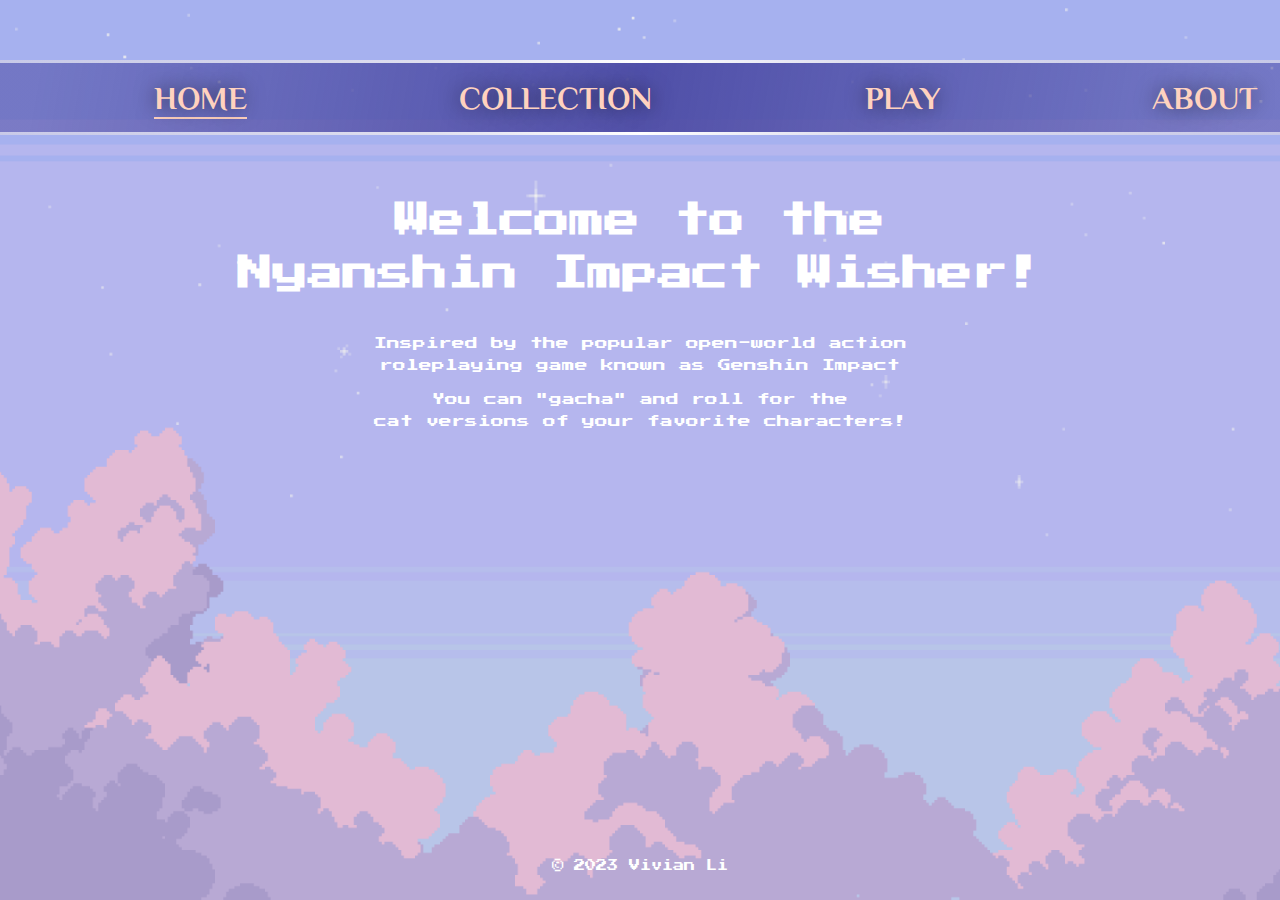
<file: nyanshin/index.html>
<!doctype html>
<html>
<head>
	<meta charset="UTF-8">
	
	<link rel="stylesheet" href="styles.css">
	
	<!--typefaces-->
	<link rel="preconnect" href="https://fonts.googleapis.com">
	<link rel="preconnect" href="https://fonts.gstatic.com" crossorigin>
	<link href="https://fonts.googleapis.com/css2?family=El+Messiri:wght@400;500;600;700&family=Press+Start+2P&display=swap" rel="stylesheet">

	<title>Nyanshin Impact Wisher | Home</title>
</head>

<body>
	<header>
		<nav>
			<ul>			
				<li><a class="selected-nav" href="index.html">Home</a></li>
				<li><a href="collection.html">Collection</a></li>
				<li><a href="play.html">Play</a></li>
				<li><a href="about.html">About</a></li>
			</ul>
		</nav>
	</header>

<h1 class="welcome">Welcome to the <br> Nyanshin Impact  Wisher!</h1>
<p class="directions">Inspired by the popular open-world action <br> roleplaying game known as Genshin Impact</p>
<p class="directions">You can "gacha" and roll for the <br> cat versions of your favorite characters!</p>

	<footer>
		<p>&copy; 2023 Vivian Li</p>
	</footer>
</body>

</html>
</file>
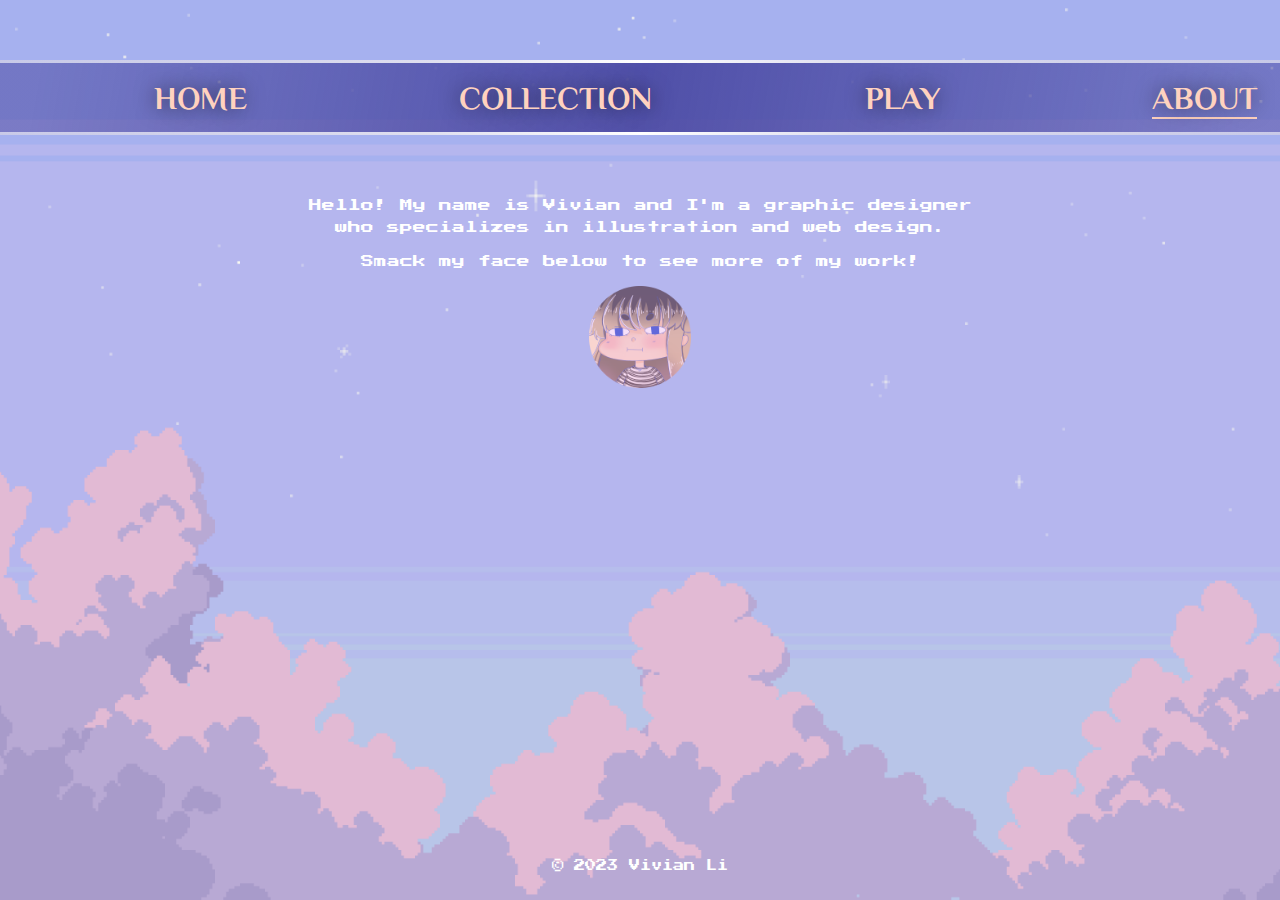
<file: nyanshin/about.html>
<!doctype html>
<html>
<head>
	<meta charset="UTF-8">
	
	<link rel="stylesheet" href="styles.css">
	
	<!--typefaces-->
	<link rel="preconnect" href="https://fonts.googleapis.com">
	<link rel="preconnect" href="https://fonts.gstatic.com" crossorigin>
	<link href="https://fonts.googleapis.com/css2?family=El+Messiri:wght@400;500;600;700&family=Press+Start+2P&display=swap" rel="stylesheet">

	<title>Nyanshin Impact Wisher | About</title>
</head>

<body>
	<header>
		<nav>
			<ul>			
				<li><a href="index.html">Home</a></li>
				<li><a href="collection.html">Collection</a></li>
				<li><a href="play.html">Play</a></li>
				<li><a class="selected-nav" href="about.html">About</a></li>
			</ul>
		</nav>
	</header>

	<p class="introduction">Hello! My name is Vivian and I'm a graphic designer <br> who specializes in illustration and web design.</p>
	<p class="introduction">Smack my face below to see more of my work!</p>

	<a class="center" href="https://vivianli293e65.myportfolio.com/portfolio"><img id="pfp" src="images/pfp.png"></a>	
	
	<footer>
		<p>&copy; 2023 Vivian Li</p>
	</footer>
</body>

</html>
</file>
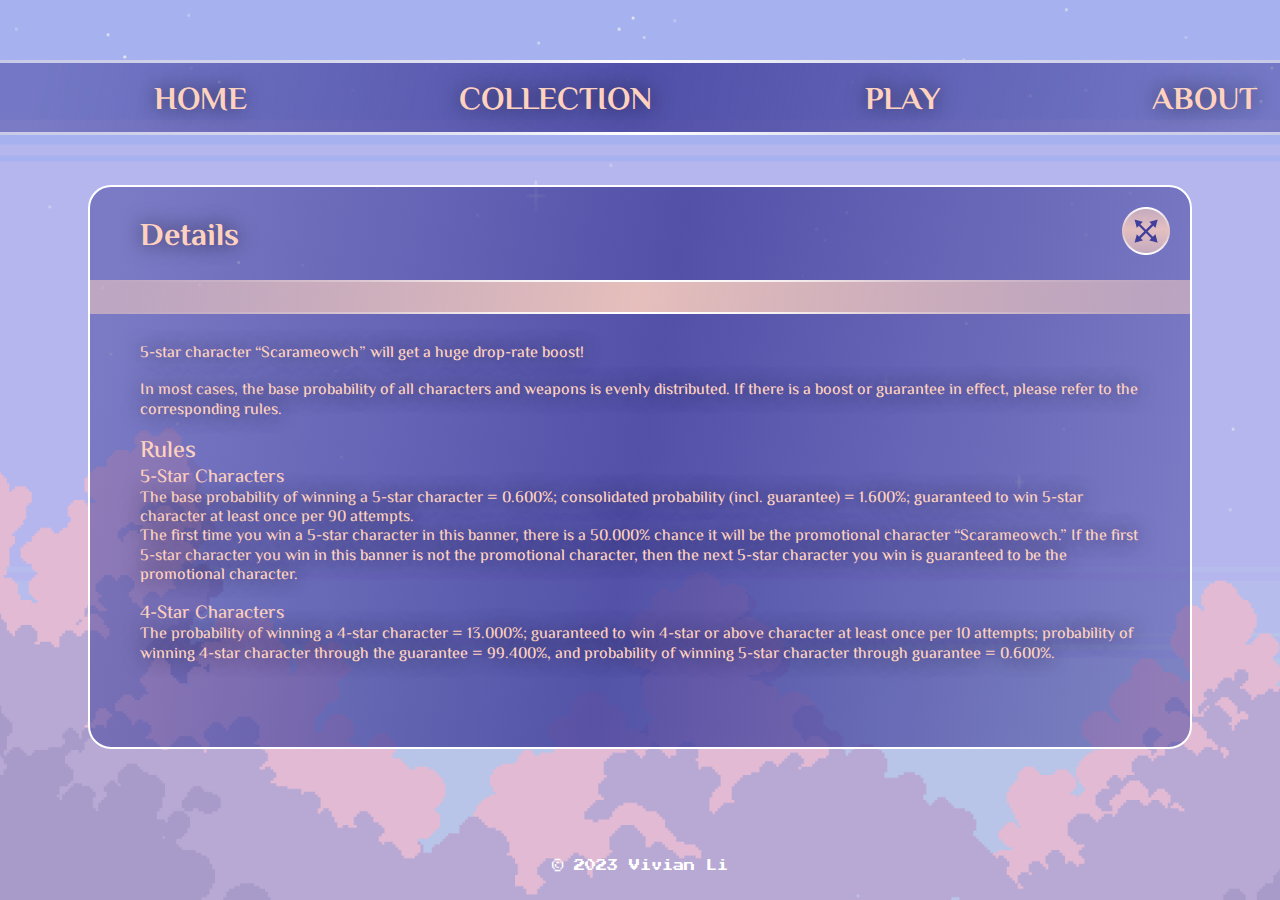
<file: nyanshin/details.html>
<!doctype html>
<html>
<head>
	<meta charset="UTF-8">
	
	<link rel="stylesheet" href="styles.css">
	
	<!--typefaces-->
	<link rel="preconnect" href="https://fonts.googleapis.com">
	<link rel="preconnect" href="https://fonts.gstatic.com" crossorigin>
	<link href="https://fonts.googleapis.com/css2?family=El+Messiri:wght@400;500;600;700&family=Press+Start+2P&display=swap" rel="stylesheet">

	<title>Nyanshin Impact Wisher | Wish Details</title>
</head>

<body>
	<header>
		<nav>
			<ul>			
				<li><a href="index.html">Home</a></li>
				<li><a href="collection.html">Collection</a></li>
				<li><a href="play.html">Play</a></li>
				<li><a href="about.html">About</a></li>
			</ul>
		</nav>
	</header>

	<div class="window">
		<h1 class="window-title">Details</h1>
		<button id="x-button" onClick="window.location.href='play.html';"><img src="images/x-button.png"></button>
		<div class="window-divider"></div>
		<p class="details-reg"> 5-star character “Scarameowch” will get a huge drop-rate boost!</p> <br>
		<p class="details-reg">In most cases, the base probability of all characters and weapons is evenly distributed. If there is a boost or guarantee in effect, please refer to the corresponding rules.</p> <br>
		<h2 class="rules">Rules</h2>
		<h3 class="character-rarity">5-Star Characters</h3>
		<p class="details-reg">The base probability of winning a 5-star character = 0.600%; consolidated probability (incl. guarantee) = 1.600%; guaranteed to win 5-star character at least once per 90 attempts.</p>
		<p class="details-reg">The first time you win a 5-star character in this banner, there is a 50.000% chance it will be the promotional character “Scarameowch.” If the first 5-star character you win in this banner is not the promotional character, then the next 5-star character you win is guaranteed to be the promotional character.</p> <br>
		<h3 class="character-rarity">4-Star Characters</h3>
		<p class="details-reg">The probability of winning a 4-star character = 13.000%; guaranteed to win 4-star or above character at least once per 10 attempts; probability of winning 4-star character through the guarantee = 99.400%, and probability of winning 5-star character through guarantee = 0.600%.</p>
	</div>
		
	<footer>
	  <p>&copy; 2023 Vivian Li</p>
	</footer>
</body>

</html>
</file>
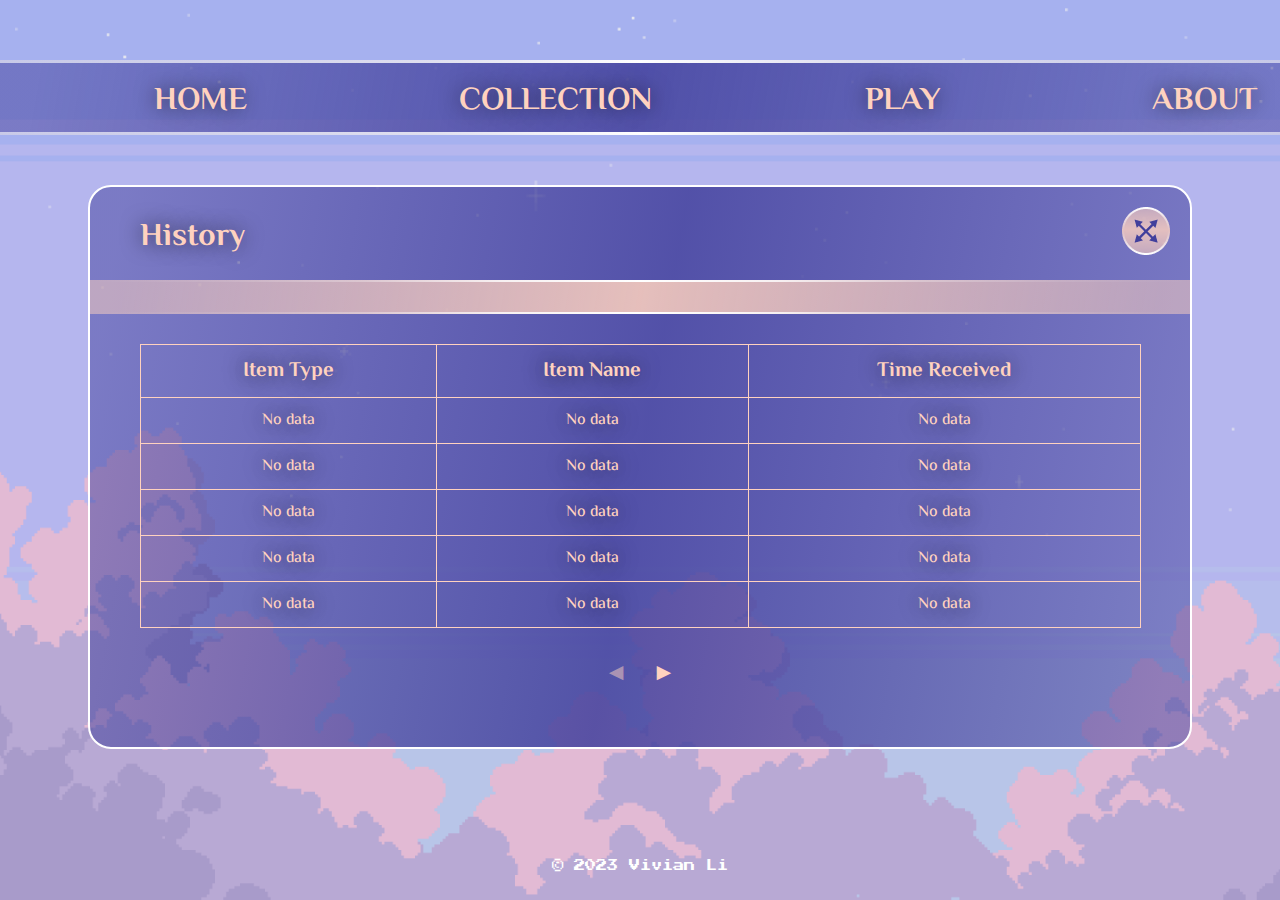
<file: nyanshin/history.html>
<!DOCTYPE html>
<html>
  <head>
    <meta charset="UTF-8" />

    <link rel="stylesheet" href="styles.css" />

    <!--typefaces-->
    <link rel="preconnect" href="https://fonts.googleapis.com" />
    <link rel="preconnect" href="https://fonts.gstatic.com" crossorigin />
    <link
      href="https://fonts.googleapis.com/css2?family=El+Messiri:wght@400;500;600;700&family=Press+Start+2P&display=swap"
      rel="stylesheet"
    />

    <title>Nyanshin Impact Wisher | Collection</title>
  </head>

  <body onload="historyList()">
    <header>
      <nav>
        <ul>
          <li><a href="index.html">Home</a></li>
          <li><a href="collection.html">Collection</a></li>
          <li><a href="play.html">Play</a></li>
          <li><a href="about.html">About</a></li>
        </ul>
      </nav>
    </header>

    <div class="window">
      <h1 class="window-title">History</h1>
      <button id="x-button" onClick="window.location.href='play.html';">
        <img src="images/x-button.png" alt="x button" />
      </button>
      <div class="window-divider"></div>
      <table id="history">
        <thead>
          <tr>
            <th class="history-label">Item Type</th>
            <th class="history-label">Item Name</th>
            <th class="history-label">Time Received</th>
          </tr>
        </thead>
        <tbody>
          <tr>
            <td id="row-one-name">No data</td>
            <td id="row-one-type">No data</td>
            <td id="row-one-time">No data</td>
          </tr>
          <tr>
            <td id="row-two-name">No data</td>
            <td id="row-two-type">No data</td>
            <td id="row-two-time">No data</td>
          </tr>
          <tr>
            <td id="row-three-name">No data</td>
            <td id="row-three-type">No data</td>
            <td id="row-three-time">No data</td>
          </tr>
          <tr>
            <td id="row-four-name">No data</td>
            <td id="row-four-type">No data</td>
            <td id="row-four-time">No data</td>
          </tr>
          <tr>
            <td id="row-five-name">No data</td>
            <td id="row-five-type">No data</td>
            <td id="row-five-time">No data</td>
          </tr>
          <tr></tr>
        </tbody>
      </table>
      <div id="history-buttons">
        <button id="previous-page">◄</button>
        <button id="next-page">►</button>
      </div>
    </div>

    <footer>
      <p>&copy; 2023 Vivian Li</p>
    </footer>
    <script type="text/javascript" src="./js/history.js"></script>
  </body>
</html>
</file>
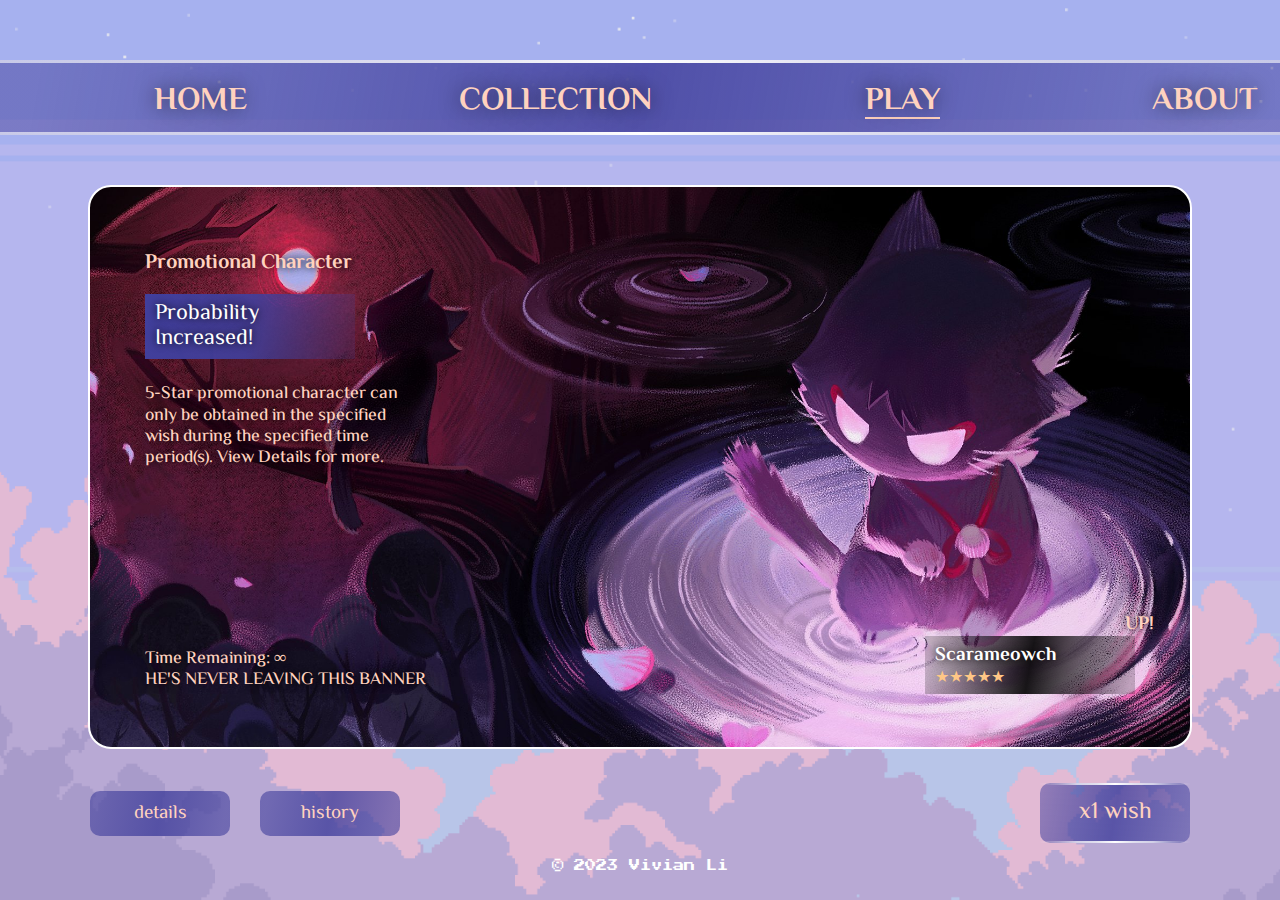
<file: nyanshin/play.html>
<!DOCTYPE html>
<html>
  <head>
    <meta charset="UTF-8" />

    <link rel="stylesheet" href="styles.css" />

    <!--typefaces-->
    <link rel="preconnect" href="https://fonts.googleapis.com" />
    <link rel="preconnect" href="https://fonts.gstatic.com" crossorigin />
    <link
      href="https://fonts.googleapis.com/css2?family=El+Messiri:wght@400;500;600;700&family=Press+Start+2P&display=swap"
      rel="stylesheet"
    />

    <title>Nyanshin Impact Wisher | Play</title>
  </head>

  <body>
    <div class="container">
      <header>
        <nav>
          <ul>
            <li><a href="index.html">Home</a></li>
            <li><a href="collection.html">Collection</a></li>
            <li><a class="selected-nav" href="play.html">Play</a></li>
            <li><a href="about.html">About</a></li>
          </ul>
        </nav>
      </header>

      <div class="promo-window">
        <h2 class="promo-title">Promotional Character</h2>
        <div class="probability-text">Probability<br />Increased!</div>
        <p class="description-text">
          5-Star promotional character can<br />only be obtained in the
          specified<br />wish during the specified time<br />period(s). View
          Details for more.
        </p>
        <div class="bottom-text-group">
          <p class="time-text">
            Time Remaining: &infin;<br />HE'S NEVER LEAVING THIS BANNER
          </p>
          <div id="up">Up!</div>
          <div class="promo-character">
            <p class="character-name">Scarameowch</p>
            <p id="stars">&#x2605;&#x2605;&#x2605;&#x2605;&#x2605;</p>
          </div>
        </div>
      </div>

      <div class="buttons-group">
        <!--Fix Later-->
        <button
          type="button"
          onclick="window.location.href='details.html';"
          class="left-buttons"
        >
          details
        </button>
        <button
          type="button"
          onclick="window.location.href='history.html';"
          class="left-buttons"
        >
          history
        </button>
        <!------------->
        <button
          type="button"
          onclick="window.location.href='wish-result.html';"
          class="wish-button"
          id="gacha"
        >
          x1 wish
        </button>
      </div>

      <footer>
        <p>&copy; 2023 Vivian Li</p>
      </footer>
    </div>
    <script type="text/javascript" src="./js/data.js"></script>
    <script type="text/javascript" src="./js/gachascript.js"></script>
  </body>
</html>
</file>
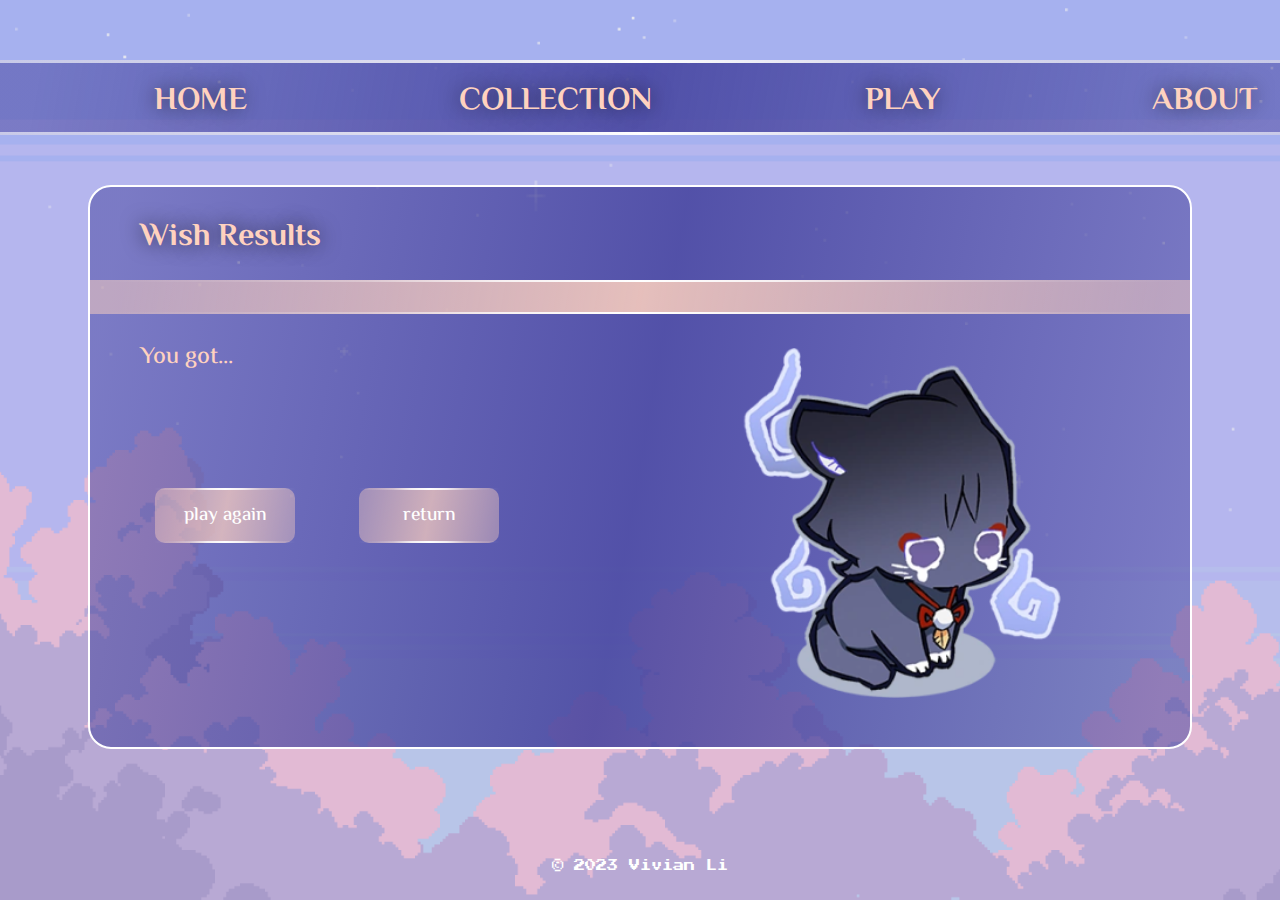
<file: nyanshin/wish-result.html>
<!DOCTYPE html>
<html>
  <head>
    <meta charset="UTF-8" />

    <link rel="stylesheet" href="styles.css" />

    <!--typefaces-->
    <link rel="preconnect" href="https://fonts.googleapis.com" />
    <link rel="preconnect" href="https://fonts.gstatic.com" crossorigin />
    <link
      href="https://fonts.googleapis.com/css2?family=El+Messiri:wght@400;500;600;700&family=Press+Start+2P&display=swap"
      rel="stylesheet"
    />

    <title>Nyanshin Impact Wisher | Wish Results</title>
  </head>

  <body onload="wishResult()">
    <header>
      <nav>
        <ul>
          <li><a href="index.html">Home</a></li>
          <li><a href="collection.html">Collection</a></li>
          <li><a href="play.html">Play</a></li>
          <li><a href="about.html">About</a></li>
        </ul>
      </nav>
    </header>

    <div class="window">
      <h1 class="window-title">Wish Results</h1>
      <div class="window-divider"></div>
      <p id="you-got">You got...</p>
      <div class="col-5">
        <p id="character-result"></p>
        <div id="character-line-box">
          <p id="character-line"></p>
        </div>
        <button id="play-again">play again</button>
        <button id="return" onclick="window.location.href='play.html';">
          return
        </button>
      </div>
      <div class="col-6">
        <img
          id="character-image"
          src="images/scara-cat.png"
          height="350"
          width="350"
        />
      </div>
    </div>

    <footer>
      <p>&copy; 2023 Vivian Li</p>
    </footer>
    <script type="text/javascript" src="./js/data.js"></script>
    <script type="text/javascript" src="./js/gachascript.js"></script>
    <script type="text/javascript" src="./js/wish-result.js"></script>
  </body>
</html>
</file>
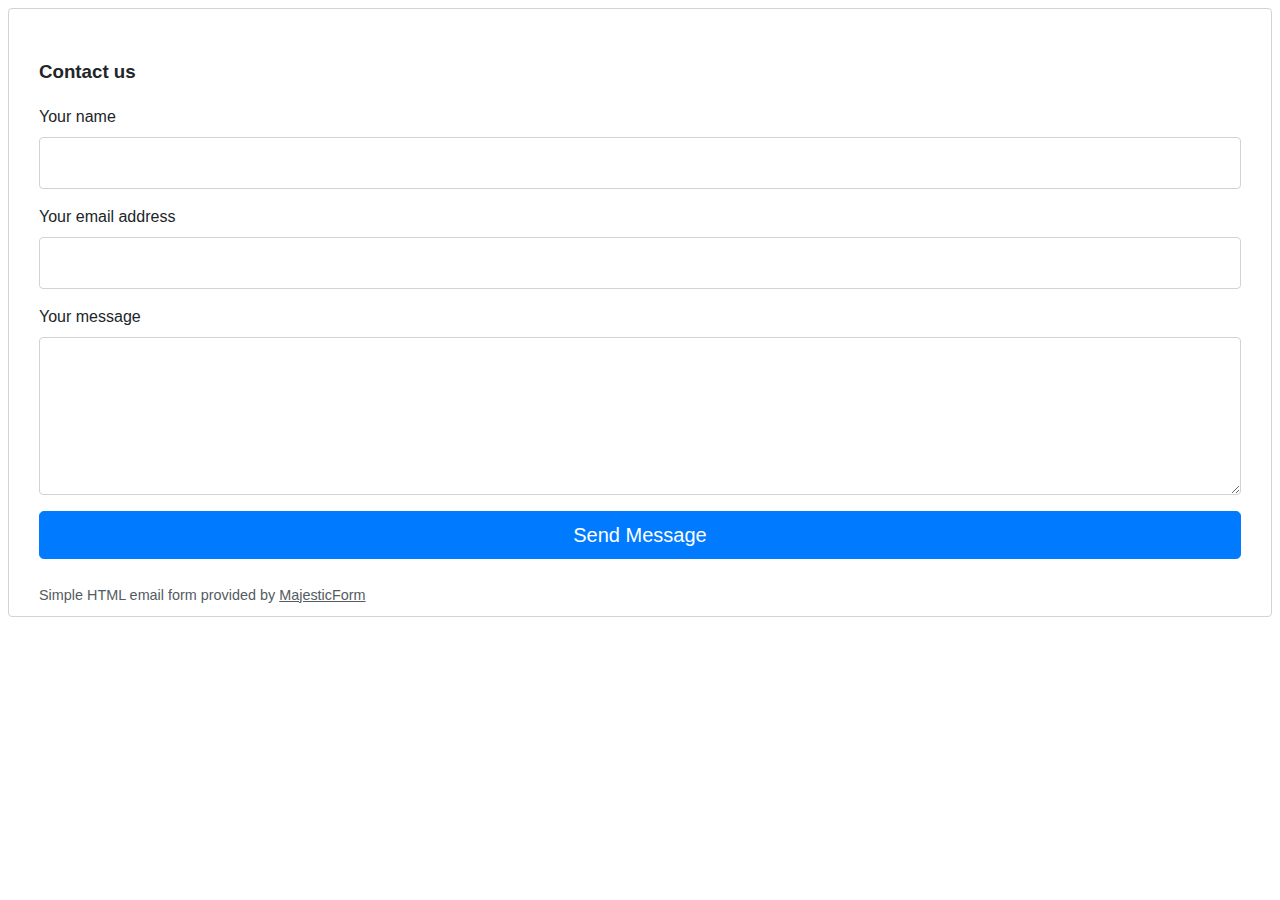
<file: week-12/vivian-li-contact-me-test.html>
<!DOCTYPE html>
<head>
    <meta charset="utf-8">
    <meta name="viewport" content="width=device-width, initial-scale=1, shrink-to-fit=no">
    <title>contact form</title>
</head>

<body>

<link href="vivian-li-contact-form.css" rel="stylesheet">

<div class="fcf-body">

    <div id="fcf-form">
    <h3 class="fcf-h3">Contact us</h3>

    <form id="fcf-form-id" class="fcf-form-class" method="post" action="https://www.whysel.com/citytech/vivian-li-contact-form-process.php">
        
        <div class="fcf-form-group">
            <label for="Name" class="fcf-label">Your name</label>
            <div class="fcf-input-group">
                <input type="text" id="Name" name="Name" class="fcf-form-control" required>
            </div>
        </div>

        <div class="fcf-form-group">
            <label for="Email" class="fcf-label">Your email address</label>
            <div class="fcf-input-group">
                <input type="email" id="Email" name="Email" class="fcf-form-control" required>
            </div>
        </div>

        <div class="fcf-form-group">
            <label for="Message" class="fcf-label">Your message</label>
            <div class="fcf-input-group">
                <textarea id="Message" name="Message" class="fcf-form-control" rows="6" maxlength="3000" required></textarea>
            </div>
        </div>

        <div class="fcf-form-group">
            <button type="submit" id="fcf-button" class="fcf-btn fcf-btn-primary fcf-btn-lg fcf-btn-block">Send Message</button>
        </div>

        <div class="fcf-credit" id="fcf-credit">
        Simple HTML email form provided by <a href="https://www.majesticform.com" target="_blank">MajesticForm</a>
        </div>

    </form>
    </div>

</div>

</body>
</html>
</file>
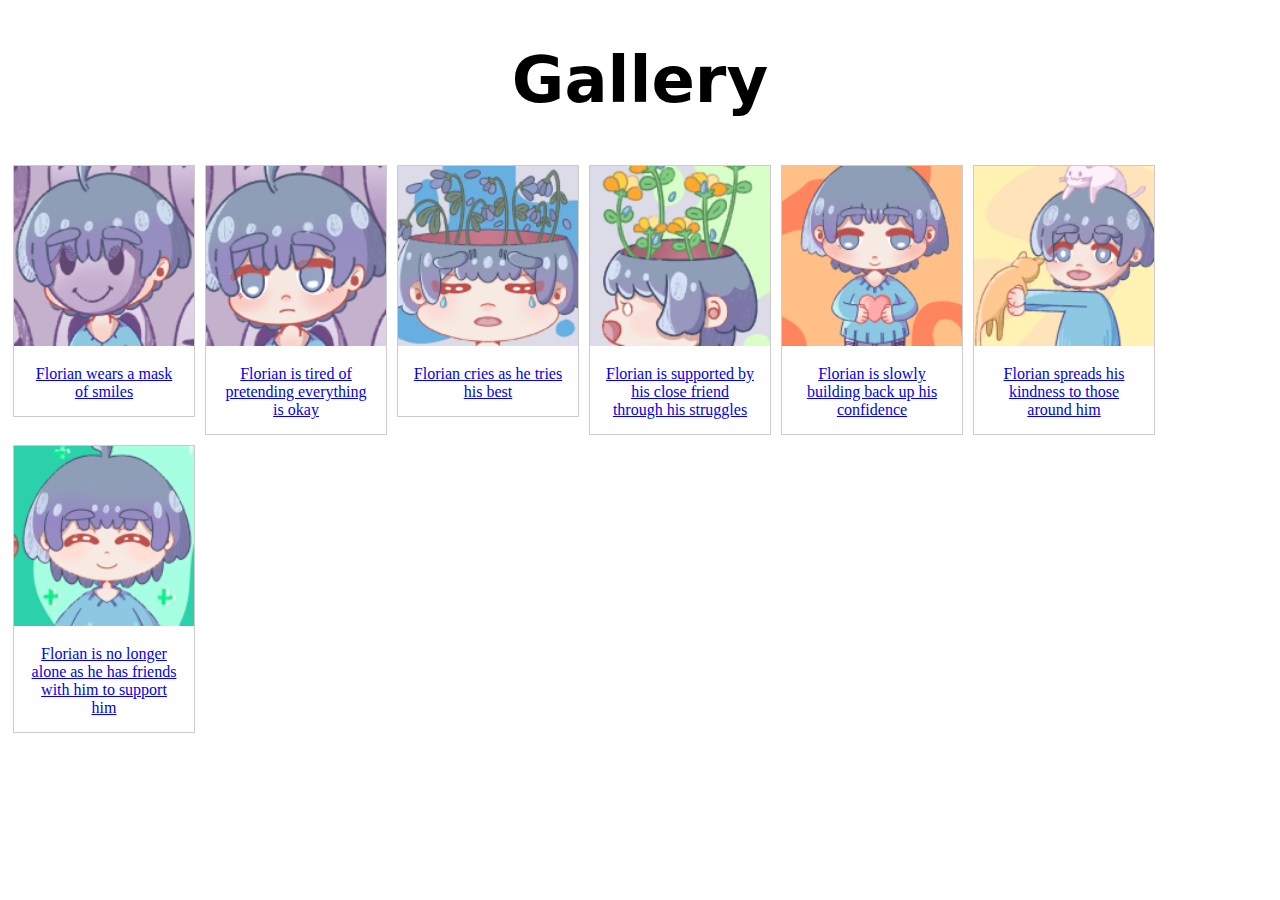
<file: week-7/gallery.html>
<!doctype html>
<html>
<head>
	<meta charset="UTF-8">
	<link rel="stylesheet" href="styles.css">
	<title>Week 7 | Image Lab</title>
</head>

<body>
<h1>Gallery</h1>
	<div class="gallery">
		<a target="_blank" href="images/sadge-boii-01.png">
			<img src="images/sadge-boii-01-thumbnail.png" alt="Florian wears a mask of smiles" width="150" height="150">
			<div class="desc">Florian wears a mask of smiles</div>
		</a>
	</div>
	<div class="gallery">
		<a target="_blank" href="images/sadge-boii-02.png">
			<img src="images/sadge-boii-02-thumbnail.png" alt="Florian is tired of pretending everything is okay" width="150" height="150">
			<div class="desc">Florian is tired of pretending everything is okay</div>
		</a>
	</div>
	<div class="gallery">
		<a target="_blank" href="images/sadge-boii-03.png">
			<img src="images/sadge-boii-03-thumbnail.png" alt="Florian cries as he tries his best" width="150" height="150">
			<div class="desc">Florian cries as he tries his best</div>
		</a>
	</div>
	<div class="gallery">
		<a target="_blank" href="images/sadge-boii-04.png">
			<img src="images/sadge-boii-04-thumbnail.png" alt="Florian is supported by his close friend through his struggles" width="150" height="150">
			<div class="desc">Florian is supported by his close friend through his struggles</div>
		</a>
	</div>
	<div class="gallery">
		<a target="_blank" href="images/sadge-boii-05.png">
			<img src="images/sadge-boii-05-thumbnail.png" alt="Florian is slowly building back up his confidence" width="150" height="150">
			<div class="desc">Florian is slowly building back up his confidence</div>
		</a>
	</div>
	<div class="gallery">
		<a target="_blank" href="images/sadge-boii-06.png">
			<img src="images/sadge-boii-06-thumbnail.png" alt="Florian spreads his kindness to those around him" width="150" height="150">
			<div class="desc">Florian spreads his kindness to those around him</div>
		</a>
	</div>
	<div class="gallery">
		<a target="_blank" href="images/sadge-boii-07.png">
			<img src="images/sadge-boii-07-thumbnail.png" alt="Florian is no longer alone as he has friends with him to support him" width="150" height="150">
			<div class="desc">Florian is no longer alone as he has friends with him to support him</div>
		</a>
	</div>
</body>
</html>
</file>
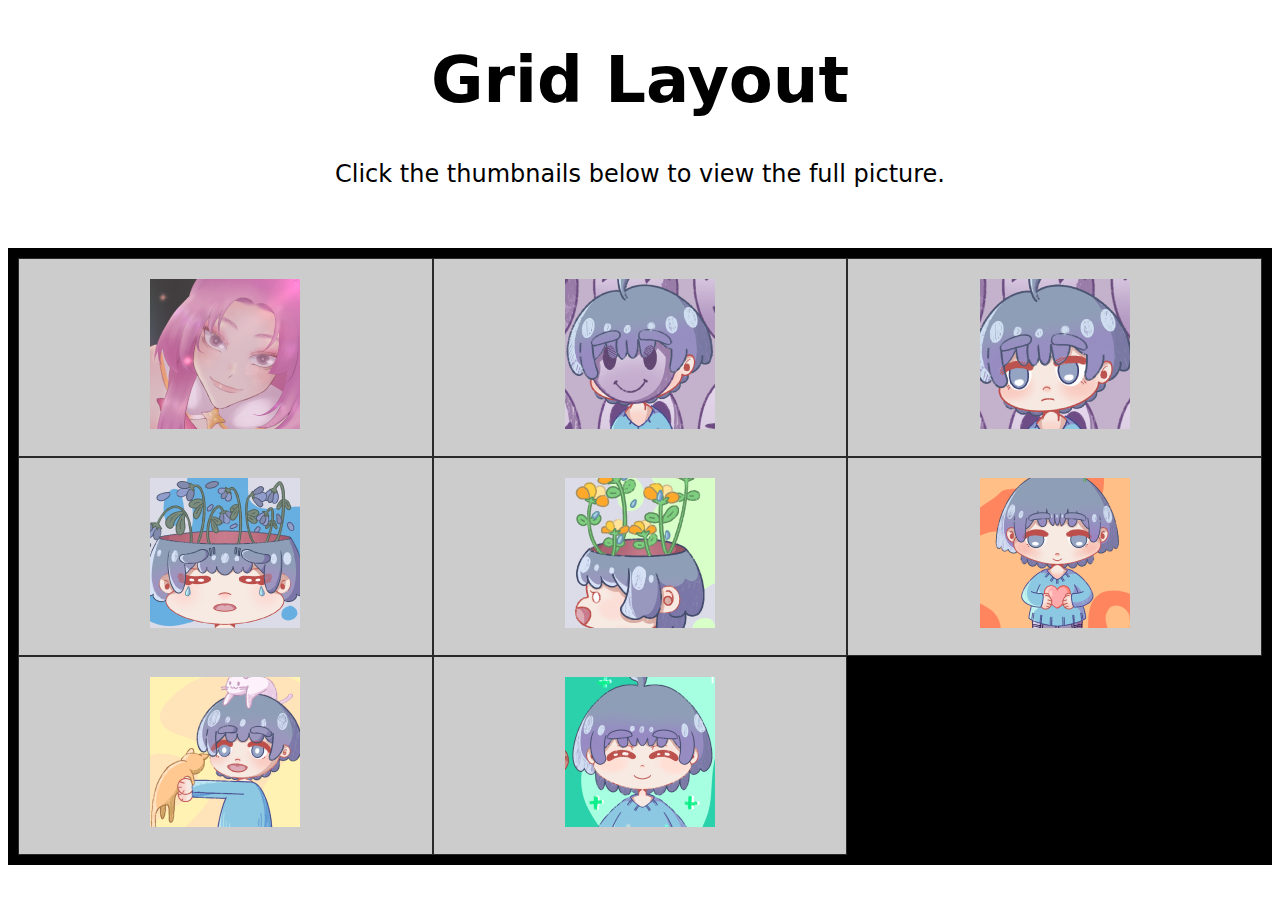
<file: week-7/grid.html>
<!doctype html>
<html>
<head>
	<meta charset="UTF-8">
	<link rel="stylesheet" href="styles.css">
	<title>Week 7 | Grid Layout</title>
</head>

<body>
	<h1>Grid Layout</h1>
	<p> Click the thumbnails below to view the full picture.</p>
	
	<div class="grid-container">
		<a target="_blank" href="images/kaisa.png">
  			<div class="grid-item"><img src="images/kaisa-thumbnail.png" alt="Kaisa from League of Legends" width="150" height="150"></div>
		</a>
		<a target="_blank" href="images/sadge-boii-01.png">
	  		<div class="grid-item"><img src="images/sadge-boii-01-thumbnail.png" alt="Florian wears a mask of smiles" width="150" height="150"></div>
		</a>
		<a target="_blank" href="images/sadge-boii-02.png">
	  		<div class="grid-item"><img src="images/sadge-boii-02-thumbnail.png" alt="Florian wears a mask of smiles" width="150" height="150"></div>  
		</a>
		<a target="_blank" href="images/sadge-boii-03.png">
  			<div class="grid-item"><img src="images/sadge-boii-03-thumbnail.png" alt="Florian wears a mask of smiles" width="150" height="150"></div>
		</a>
		<a target="_blank" href="images/sadge-boii-04.png">
			<div class="grid-item"><img src="images/sadge-boii-04-thumbnail.png" alt="Florian wears a mask of smiles" width="150" height="150"></div>
		</a>
		<a target="_blank" href="images/sadge-boii-05.png">
			<div class="grid-item"><img src="images/sadge-boii-05-thumbnail.png" alt="Florian wears a mask of smiles" width="150" height="150"></div>  
		</a>
  		<a target="_blank" href="images/sadge-boii-06.png">
			<div class="grid-item"><img src="images/sadge-boii-06-thumbnail.png" alt="Florian wears a mask of smiles" width="150" height="150"></div>
		</a>
		<a target="_blank" href="images/sadge-boii-07.png">
			<div class="grid-item"><img src="images/sadge-boii-07-thumbnail.png" alt="Florian wears a mask of smiles" width="150" height="150"></div>
		</a>
	</div>
</body>
</html>
</file>
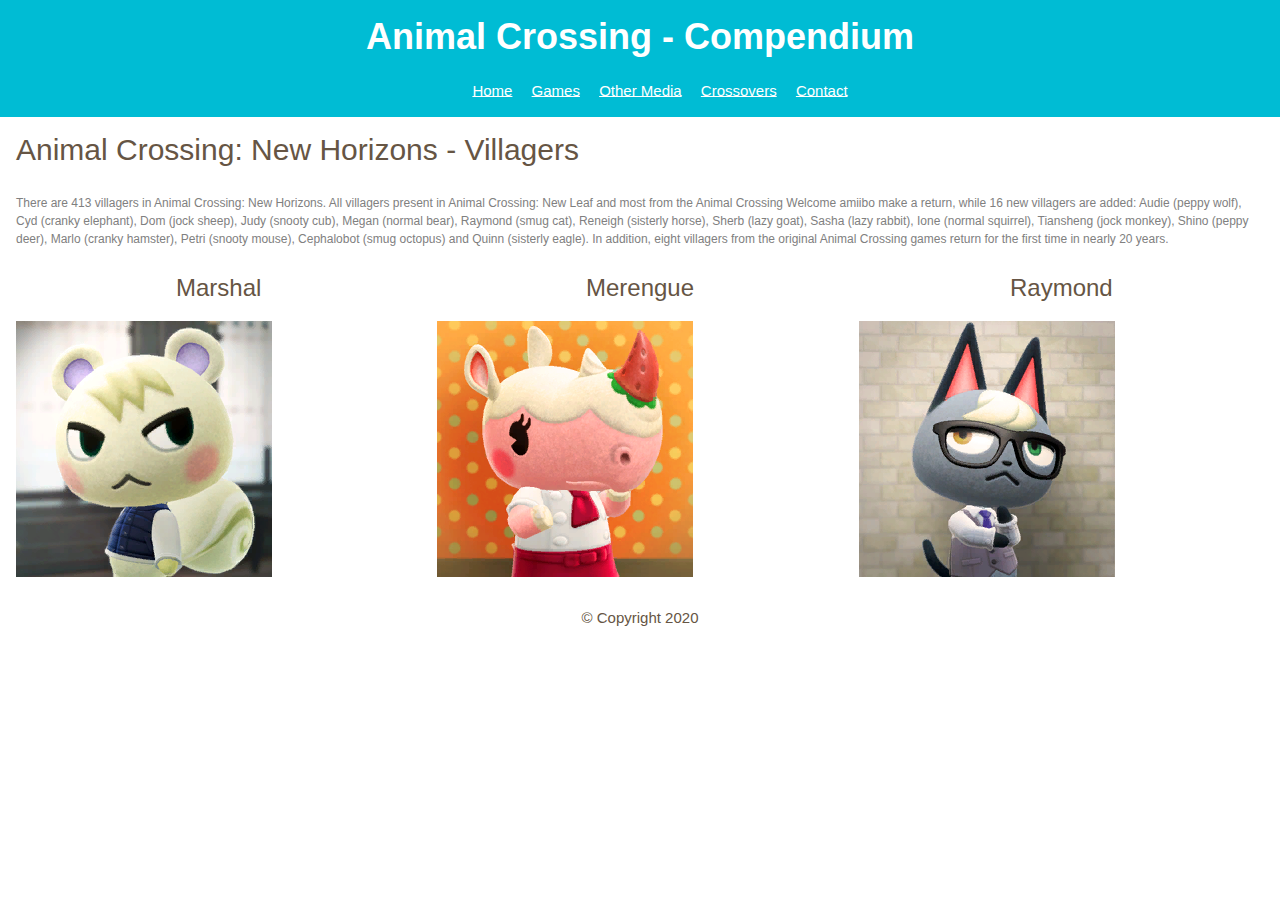
<file: week-9/villagers.html>
<!doctype html>
<html>
<head>
<meta charset="UTF-8">
	<title>Week 9 - Responsive Design</title>
    <meta name="viewport" content="width=device-width, initial-scale=1">
    <link rel="stylesheet" href="https://www.w3schools.com/w3css/4/w3.css">
    <link rel="stylesheet" href="styles.css">
</head>

<body>
	<header class="w3-container w3-cyan">
	<h1>Animal Crossing - Compendium</h1>
	<nav>
        <ul>
			<li><a href="index.html">Home</a></li>
			<li><a href="games.html">Games</a></li>
            <li><a href="other-media.html">Other Media</a></li>
            <li><a href="crossovers.html">Crossovers</a></li>
            <li><a href="contact.html">Contact</a></li>
        </ul>
	</nav>
	</header>
	<div class="w3-container">
    <h2>Animal Crossing: New Horizons - Villagers</h2>
</div>
    
  <section class="w3-container">
  <p class="description">There are 413 villagers in Animal Crossing: New Horizons. All villagers present in Animal Crossing: New Leaf and most from the Animal Crossing Welcome amiibo make a return, while 16 new villagers are added: Audie (peppy wolf), Cyd (cranky elephant), Dom (jock sheep), Judy (snooty cub), Megan (normal bear), Raymond (smug cat), Reneigh (sisterly horse), Sherb (lazy goat), Sasha (lazy rabbit), Ione (normal squirrel), Tiansheng (jock monkey), Shino (peppy deer), Marlo (cranky hamster), Petri (snooty mouse), Cephalobot (smug octopus) and Quinn (sisterly eagle). In addition, eight villagers from the original Animal Crossing games return for the first time in nearly 20 years.</p>
  </section>
      
  <section class="w3-row-padding">
    <article class="w3-col s12 m4 l4">
		<h3><a name="Marshal">Marshal</a></h3>
        <p><a href="images/marshal.png"><img src="images/marshal.png" /></a></p>
    </article>
    <article class="w3-col s12 m4 l4">
        <h3><a name="Merengue">Merengue</a></h3>
        <p><a href="images/merengue.png"><img src="images/merengue.png" /></a></p>
    </article>
    <article class="w3-col s12 m4 l4">
        <h3><a name="Raymond">Raymond</a></h3>
        <p><a href="images/raymond.png"><img src="images/raymond.png" /></a></p>
    </article>

	</section>

	<footer>
		<p>&copy; Copyright 2020</p>
	</footer>

</body>
</html>
</file>
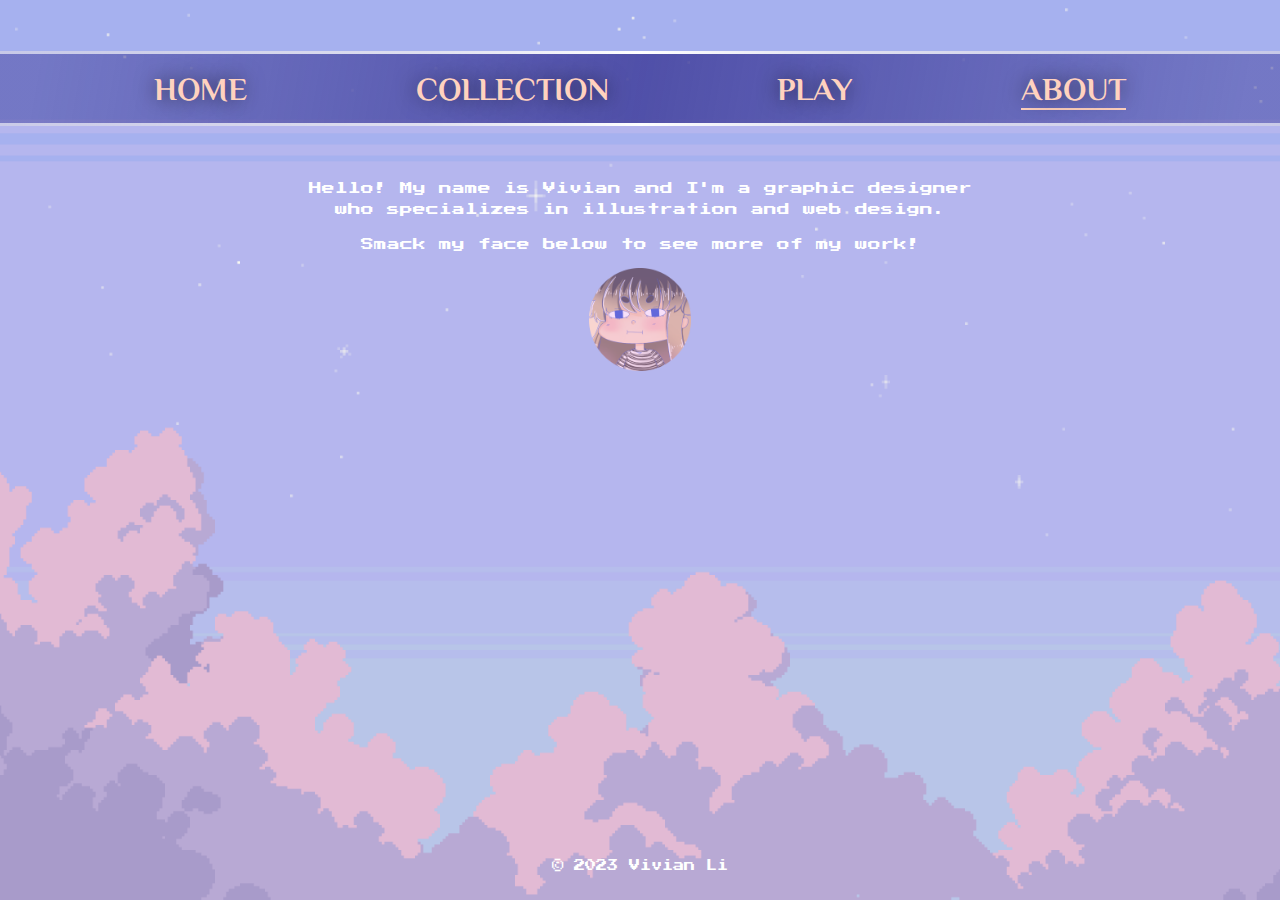
<file: week-6/nyanshin/about.html>
<!doctype html>
<html>
<head>
	<meta charset="UTF-8">
	
	<link rel="stylesheet" href="styles/styles-about.css">
	
	<!--typefaces-->
	<link rel="preconnect" href="https://fonts.googleapis.com">
	<link rel="preconnect" href="https://fonts.gstatic.com" crossorigin>
	<link href="https://fonts.googleapis.com/css2?family=El+Messiri:wght@400;500;600;700&family=Press+Start+2P&display=swap" rel="stylesheet">

	<title>Nyanshin Impact Wisher | About</title>
</head>

<body>
	<header>
		<nav>
			<ul>			
				<li><a href="home.html">Home</a></li>
				<li><a href="collection.html">Collection</a></li>
				<li><a href="play.html">Play</a></li>
				<li><a class="selected-nav" href="about.html">About</a></li>
			</ul>
		</nav>
	</header>

	<p class="introduction">Hello! My name is Vivian and I'm a graphic designer <br> who specializes in illustration and web design.</p>
	<p class="introduction">Smack my face below to see more of my work!</p>

	<a class="center" href="https://vivianli293e65.myportfolio.com/portfolio"><img src="images/pfp.png"></a>	
	
	<footer>
		<p>&copy; 2023 Vivian Li</p>
	</footer>
</body>

</html>
</file>
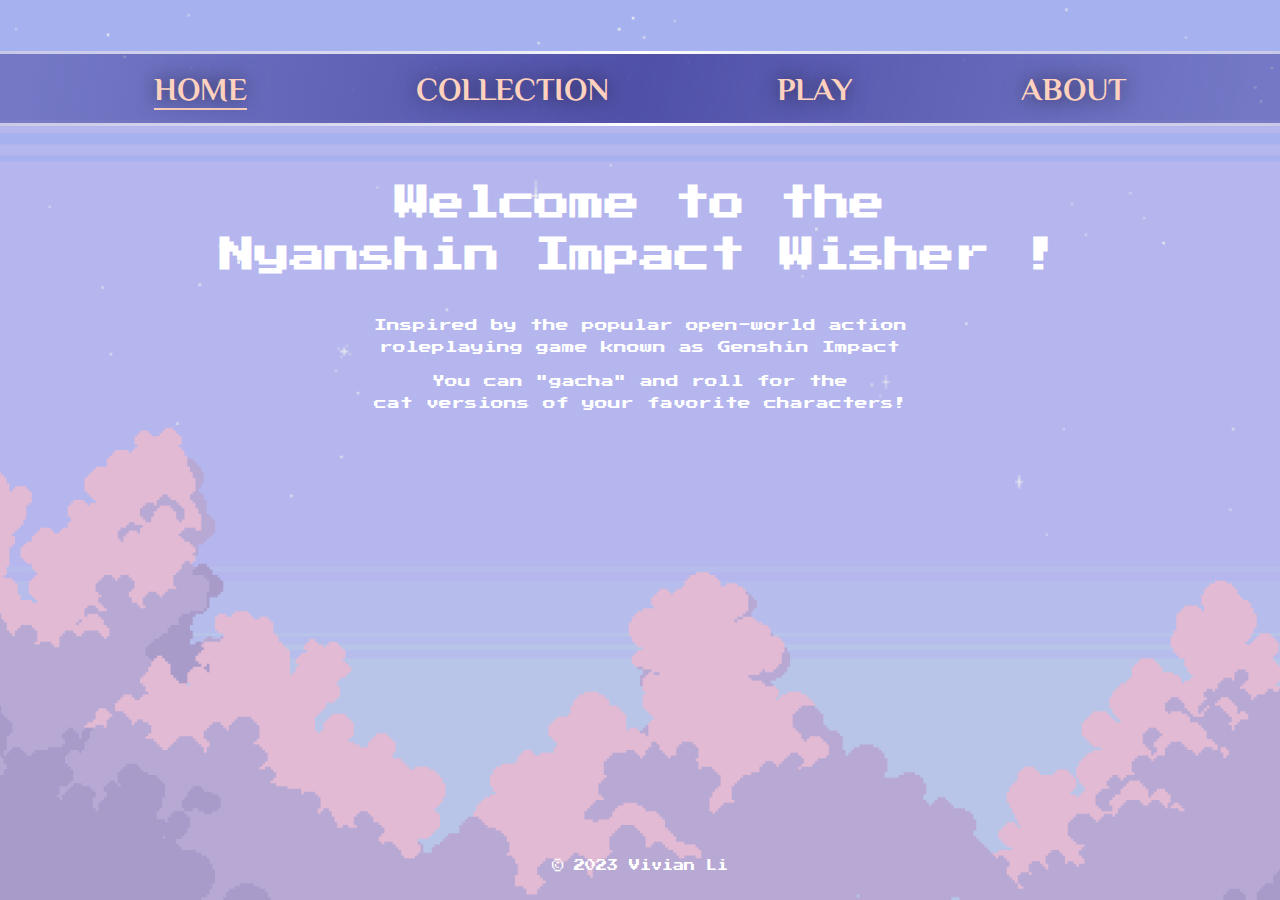
<file: week-6/nyanshin/home.html>
<!doctype html>
<html>
<head>
	<meta charset="UTF-8">
	
	<link rel="stylesheet" href="styles/styles-home.css">
	
	<!--typefaces-->
	<link rel="preconnect" href="https://fonts.googleapis.com">
	<link rel="preconnect" href="https://fonts.gstatic.com" crossorigin>
	<link href="https://fonts.googleapis.com/css2?family=El+Messiri:wght@400;500;600;700&family=Press+Start+2P&display=swap" rel="stylesheet">

	<title>Nyanshin Impact Wisher | Home</title>
</head>

<body>
	<header>
		<nav>
			<ul>			
				<li><a class="selected-nav" href="home.html">Home</a></li>
				<li><a href="collection.html">Collection</a></li>
				<li><a href="play.html">Play</a></li>
				<li><a href="about.html">About</a></li>
			</ul>
		</nav>
	</header>

<h1 class="welcome">Welcome to the <br> Nyanshin Impact  Wisher !</h1>
<p class="directions">Inspired by the popular open-world action <br> roleplaying game known as Genshin Impact</p>
<p class="directions">You can "gacha" and roll for the <br> cat versions of your favorite characters!</p>

	<footer>
		<p>&copy; 2023 Vivian Li</p>
	</footer>
</body>

</html>
</file>
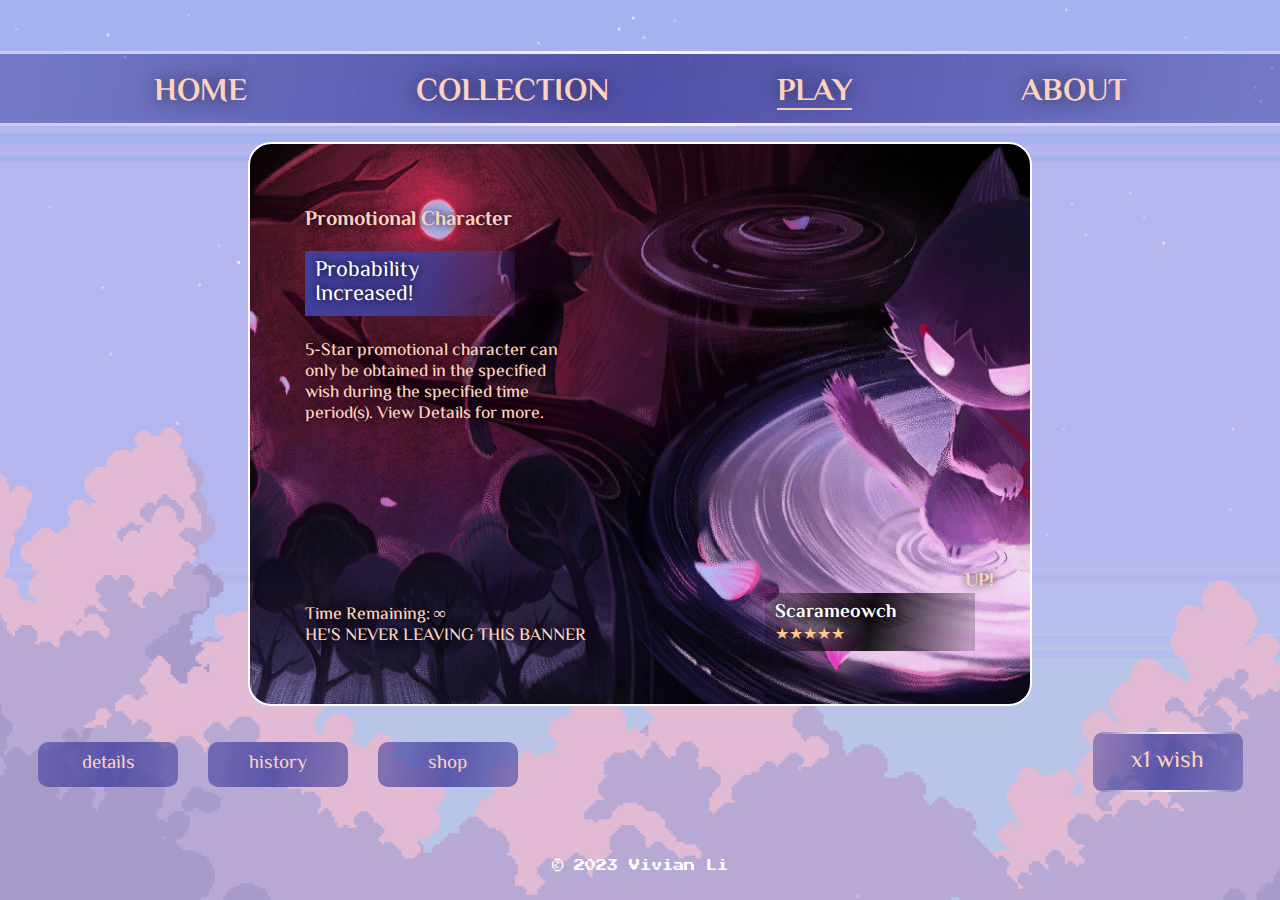
<file: week-6/nyanshin/play.html>
<!doctype html>
<html>
<head>
	<meta charset="UTF-8">
	
	<link rel="stylesheet" href="styles/styles-play.css">
	
	<!--typefaces-->
	<link rel="preconnect" href="https://fonts.googleapis.com">
	<link rel="preconnect" href="https://fonts.gstatic.com" crossorigin>
	<link href="https://fonts.googleapis.com/css2?family=El+Messiri:wght@400;500;600;700&family=Press+Start+2P&display=swap" rel="stylesheet">

	<title>Nyanshin Impact Wisher | Play</title>
</head>

<body>
	<header>
		<nav>
			<ul>			
				<li><a href="home.html">Home</a></li>
				<li><a href="collection.html">Collection</a></li>
				<li><a class="selected-nav" href="play.html">Play</a></li>
				<li><a href="about.html">About</a></li>
			</ul>
		</nav>
	</header>

	<div class="promo-window">
	  <h2 class="promo-title">Promotional Character</h2>
      <div class="probability-text">
		Probability<br>Increased!
      </div>
  <p class="description-text">5-Star promotional character can<br>only be obtained in the specified<br>wish during the specified time<br>period(s). View Details for more.</p>
    <div class="bottom-text-group">
	  <p class="time-text">Time Remaining: &infin;<br>HE'S NEVER LEAVING THIS BANNER</p>
			<div class="up">Up!</div>
			<div class="promo-character">
				<p class="character-name">Scarameowch</p>
				<p class="stars">&#x2605;&#x2605;&#x2605;&#x2605;&#x2605;</p>
			</div>
	</div>
  </div>
    
	<div class="buttons-group">
		<!--Fix Later-->
		<button type="button" onclick="alert('replacing function with a modal after js file is made')" class="left-buttons">details</button>
		<button type="button" onclick="alert('replacing function with a modal after js file is made')" class="left-buttons">history</button>
		<button type="button" onclick="alert('replacing function with a modal after js file is made')" class="left-buttons">shop</button>
		<!------------->
		<button type="button" onclick="window.location.href='wish-result.html';" class="wish-button">x1 wish</button>
    </div>
		
	<footer>
	  <p>&copy; 2023 Vivian Li</p>
	</footer>
</body>

</html>
</file>
<file: nyanshin/styles.css>
@charset "UTF-8";
/* CSS Document */
* {
  padding: 0;
  margin: 0;
}

@media screen and (max-width: 1100px) {
body {
    overflow-x: scroll;
    overflow-y: scroll;
  }
}

html {
  background: url("images/background.png") no-repeat center fixed;
  background-size: cover;
}

.row::after {
  content: "";
  clear: both;
  display: table;
}

[class*="col-"] {
  float: left;
  padding: 15px;
}

.col-1 {width: 8.33%;}
.col-2 {width: 16.66%;}
.col-3 {width: 25%;}
.col-4 {width: 33.33%;}
.col-5 {width: 41.66%;}
.col-6 {width: 50%;}
.col-7 {width: 58.33%;}
.col-8 {width: 66.66%;}
.col-9 {width: 75%;}
.col-10 {width: 83.33%;}
.col-11 {width: 91.66%;}
.col-12 {width: 100%;}

nav {
  height: auto;
  width: 100%;

  background: linear-gradient(
    100deg,
    rgba(65, 63, 156, 0.5) 3%,
    rgba(65, 63, 156, 0.85) 50%,
    rgba(65, 63, 156, 0.5) 97%
  );

  font-family: "El Messiri", Baskerville, "Palatino Linotype", Palatino,
    "Century Schoolbook L", "Times New Roman", "serif";
  font-size: 2rem;
  font-weight: bold;

  color: #ffd2bf;
  text-transform: uppercase;
  margin: 60px 0;

  border-width: 3px;
  border-style: solid none;
  border-image-source: linear-gradient(
    90deg,
    rgba(255, 255, 255, 0.6),
    rgba(255, 255, 255, 0.7),
    rgba(255, 255, 255, 0.8),
    rgba(255, 255, 255, 1),
    rgba(255, 255, 255, 0.8),
    rgba(255, 255, 255, 0.7),
    rgba(255, 255, 255, 0.6)
  );
  border-image-slice: 1;

  text-shadow: 0 0 20px rgba(0, 0, 0, 0.65);
}

nav ul {
  display: flex;
  /*	justify-content: space-between;*/

  padding: 1vw 12vw 0.5vw 12vw;
  margin: 0;

  list-style-type: none;
}

nav li {
  display: inline-block;
  margin-right: 16.6vw;
}

nav li a {
  color: #ffd2bf;
  text-decoration: none;
}

.selected-nav {
  display: inline-block;
  line-height: 1;

  border-bottom: 2px solid #ffd2bf;
}

/*Home*/

.welcome {
  font-family: "Press Start 2P", "Gill Sans", "Gill Sans MT", "Myriad Pro",
    "DejaVu Sans Condensed", Helvetica, Arial, "sans-serif";
  font-size: 2.2rem;
  color: white;

  margin-bottom: 2.5vw;

  text-align: center;
  line-height: 1.5;
}

.directions {
  font-family: "Press Start 2P", "Gill Sans", "Gill Sans MT", "Myriad Pro",
    "DejaVu Sans Condensed", Helvetica, Arial, "sans-serif";
  font-size: 0.8rem;
  color: white;

  margin: 1vw;

  text-align: center;
  line-height: 1.7;
}

/*About*/

.introduction {
  font-family: "Press Start 2P", "Gill Sans", "Gill Sans MT", "Myriad Pro",
    "DejaVu Sans Condensed", Helvetica, Arial, "sans-serif";
  font-size: 0.8rem;
  color: white;

  margin: 1vw;

  text-align: center;
  line-height: 1.7;
}

#pfp {
  max-width: 8%;
  height: auto;

  display: block;
  margin: 0 auto;
}


footer {
  font-family: "Press Start 2P", "Gill Sans", "Gill Sans MT", "Myriad Pro", "DejaVu Sans Condensed", Helvetica, Arial, "sans-serif";
  font-size: 0.7rem;
  color: white;

  position: absolute;
  bottom: 0;
  width: 100%;
  height: 2.5rem;

  text-align: center;
}

/*Play*/

.promo-window {
  height: 560px;
  width: 1100px;

  border-style: solid;
  border-width: 2px;
  border-color: white;
  border-radius: 23px;

  background-image: url("images/promo-scara.jpeg");
  background-size: cover;
  background-repeat: no-repeat;

  margin: -10px auto -30px auto;
}

.promo-title {
  font-family: "El Messiri", Baskerville, "Palatino Linotype", Palatino,
    "Century Schoolbook L", "Times New Roman", "serif";
  font-size: 1.3rem;
  color: #ffd2bf;
  text-shadow: 0 0 8px #000000;

  margin: 60px 0 0 55px;
}

.probability-text {
  background: linear-gradient(
    100deg,
    rgba(65, 63, 156, 1) 3%,
    rgba(65, 63, 156, 0.9) 50%,
    rgba(65, 63, 156, 0.2) 97%
  );

  width: 200px;

  margin: 15px 0 0 55px;
  padding: 8px 0 8px 10px;

  font-family: "El Messiri", Baskerville, "Palatino Linotype", Palatino,
    "Century Schoolbook L", "Times New Roman", "serif";
  font-size: 1.4rem;
  line-height: 1.1;
  color: white;
  text-shadow: 0 0 8px #000000;
}

.description-text {
  margin: 25px 0 180px 55px;

  font-family: "El Messiri", Baskerville, "Palatino Linotype", Palatino,
    "Century Schoolbook L", "Times New Roman", "serif";
  font-size: 1.1rem;
  font-weight: 500;
  line-height: 1.2;
  color: #ffd2bf;
  text-shadow: 0 0 8px #000000;
}

.time-text {
  margin-left: 55px;

  font-family: "El Messiri", Baskerville, "Palatino Linotype", Palatino,
    "Century Schoolbook L", "Times New Roman", "serif";
  font-size: 1.1rem;
  font-weight: 500;
  line-height: 1.2;
  color: #ffd2bf;
  text-shadow: 0 0 8px #000000;
}

#up {
  font-family: "El Messiri", Baskerville, "Palatino Linotype", Palatino,
    "Century Schoolbook L", "Times New Roman", "serif";
  font-weight: 900;
  font-size: 1.2rem;
  line-height: 1.2;
  color: #ffd2bf;
  text-transform: uppercase;
  text-shadow: 0 0 8px #000000;

  width: 10px;

  margin-top: -78px;
  margin-right: 55px;
  margin-left: auto;
}

.promo-character {
  width: 200px;
  height: 30%;
  background: linear-gradient(
    100deg,
    rgba(0, 0, 0, 0.2) 3%,
    rgba(0, 0, 0, 0.9) 50%,
    rgba(0, 0, 0, 0.2) 97%
  );

  padding: 8px 0 8px 10px;

  margin-right: 55px;
  margin-left: auto;
}

.character-name {
  font-family: "El Messiri", Baskerville, "Palatino Linotype", Palatino,
    "Century Schoolbook L", "Times New Roman", "serif";
  font-weight: bold;
  font-size: 1.2rem;
  line-height: 1.2;
  color: #fff;
  text-shadow: 0 0 8px #000000;
}

#stars {
  color: #ffc786;
}

.buttons-group {
  margin-left: 90px;
  margin-right: auto;
}

.left-buttons {
  background: linear-gradient(
    100deg,
    rgba(65, 63, 156, 0.6) 6%,
    rgba(65, 63, 156, 0.8) 50%,
    rgba(65, 63, 156, 0.6) 94%
  );

  border-radius: 10px;

  width: 140px;
  height: 45px;

  margin-top: 8vh;
  margin-right: 2vw;
  border: none;

  font-family: "El Messiri", Baskerville, "Palatino Linotype", Palatino,
    "Century Schoolbook L", "Times New Roman", "serif";
  font-size: 1.2rem;
  line-height: 1;
  color: #ffd2bf;

  cursor: pointer;
}

.wish-button {
  background: linear-gradient(
    100deg,
    rgba(65, 63, 156, 0.5) 2%,
    rgba(65, 63, 156, 0.8) 50%,
    rgba(65, 63, 156, 0.5) 98%
  );

  width: 150px;
  height: 60px;

  margin-top: 64px;
  margin-right: 90px;

  float: right;

  border-radius: 10px;
  border-style: solid none;
  border-width: 2px;
  border-color: white;
  border-image-source: linear-gradient(
    90deg,
    rgba(255, 255, 255, 0),
    rgba(255, 255, 255, 0.3),
    rgba(255, 255, 255, 0.7),
    rgba(255, 255, 255, 0.8),
    rgba(255, 255, 255, 1),
    rgba(255, 255, 255, 0.8),
    rgba(255, 255, 255, 0.7),
    rgba(255, 255, 255, 0.3),
    rgba(255, 255, 255, 0)
  );
  border-image-slice: 1;

  font-family: "El Messiri", Baskerville, "Palatino Linotype", Palatino,
    "Century Schoolbook L", "Times New Roman", "serif";
  font-size: 1.5rem;
  line-height: 1;
  color: #ffd2bf;

  cursor: pointer;
}

/*Wish Results*/

.window {
  position: relative;

  height: 560px;
  width: 1100px;

  border-style: solid;
  border-width: 2px;
  border-color: white;
  border-radius: 23px;

  background: linear-gradient(
    100deg,
    rgba(65, 63, 156, 0.5) 3%,
    rgba(65, 63, 156, 0.85) 50%,
    rgba(65, 63, 156, 0.5) 97%
  );
  background-size: cover;
  background-repeat: no-repeat;

  margin: -10px auto -30px auto;
}

.window-title {
  font-family: "El Messiri", Baskerville, "Palatino Linotype", Palatino,
    "Century Schoolbook L", "Times New Roman", "serif";
  font-size: 2rem;

  color: #ffd2bf;

  margin-top: 25px;
  margin-bottom: 18px;
  margin-left: 50px;

  text-shadow: 0 0 20px rgba(0, 0, 0, 0.65);
}


.window-divider {
  width: 100%;
  height: 30px;

  margin-bottom: 30px;

  background: linear-gradient(
    100deg,
    rgba(255, 210, 191, 0.5) 3%,
    rgba(255, 210, 191, 0.85) 50%,
    rgba(255, 210, 191, 0.5) 97%
  );
  border-width: 2px;
  border-style: solid none;
  border-image-source: linear-gradient(
    90deg,
    rgba(255, 255, 255, 0),
    rgba(255, 255, 255, 0.1),
    rgba(255, 255, 255, 0.3),
    rgba(255, 255, 255, 0.8),
    rgba(255, 255, 255, 1),
    rgba(255, 255, 255, 0.8),
    rgba(255, 255, 255, 0.3),
    rgba(255, 255, 255, 0.1),
    rgba(255, 255, 255, 0)
  );
  border-image-slice: 1;
}

#x-button {
  background: none;
  border: none;
	
  position: absolute;
  top: 0;
  right: 0;
	
  margin: 20px;
	
  cursor:pointer;
}

.window p {
  margin: 0 50px;

  font-family: "El Messiri", Baskerville, "Palatino Linotype", Palatino,
    "Century Schoolbook L", "Times New Roman", "serif";
  font-weight: 500;

  line-height: 1.2;
}

.details-reg {
  font-size: 1rem;
  color: #ffd2bf;
	
  text-shadow: 0 0 20px rgba(0, 0, 0, 0.65);
}

.rules {
  margin: 0 50px;

  font-family: "El Messiri", Baskerville, "Palatino Linotype", Palatino,
    "Century Schoolbook L", "Times New Roman", "serif";
  font-weight: 500;

  line-height: 1.2;
	
  color: #ffd2bf;
}

.character-rarity {
  margin: 0 50px;

  font-family: "El Messiri", Baskerville, "Palatino Linotype", Palatino,
    "Century Schoolbook L", "Times New Roman", "serif";
  font-weight: 500;

  line-height: 1.2;
	
  color: #ffd2bf;
}

#you-got {
  font-size: 1.5rem;
  color: #ffd2bf;
}

#character-result {
  font-size: 2rem;
  color: #fff;
  text-transform: uppercase;

  margin-top: 20px;
  margin-bottom: 20px;
}


#character-line-box {
	margin-left: 80px;
	
	border-left-style: double;
	border-left-width: 10px;
	border-color: #fff;
}
#character-line {
  font-size: .9rem;
  color: #fff;
}

#character-image {
	margin-top: -40px;
	margin-left: 140px;
}

#play-again {
	margin: 80px 30px 80px 50px;
	
	height: 55px;
	width: 140px;
	
	background: linear-gradient(
    100deg,
    rgba(255, 210, 191, 0.4) 3%,
    rgba(255, 210, 191, 0.7) 50%,
    rgba(255, 210, 191, 0.4) 97%
  );
	
	border-width: 2px;
  	border-style: solid none;
	border-image-source: linear-gradient(
    90deg,
    rgba(255, 255, 255, 0),
    rgba(255, 255, 255, 0.1),
    rgba(255, 255, 255, 0.3),
    rgba(255, 255, 255, 0.8),
	rgba(255, 255, 255, 1),
	rgba(255, 255, 255, 0.8),
    rgba(255, 255, 255, 0.3),
    rgba(255, 255, 255, 0.1),
    rgba(255, 255, 255, 0)
  );
	border-image-slice: 1;

    font-size: 1.2rem;
	
	color: #fff;
	font-family: "El Messiri", Baskerville, "Palatino Linotype", Palatino, "Century Schoolbook L", "Times New Roman", "serif";
	font-weight: 500;
	
	border-radius: 10px;
	
	cursor: pointer;
}


#return {
	margin: 80px 50px 80px 30px;
	
	height: 55px;
	width: 140px;
	
	background: linear-gradient(
    100deg,
    rgba(255, 210, 191, 0.4) 3%,
    rgba(255, 210, 191, 0.7) 50%,
    rgba(255, 210, 191, 0.4) 97%
  );
	
	border-width: 2px;
  	border-style: solid none;
	border-image-source: linear-gradient(
    90deg,
    rgba(255, 255, 255, 0),
    rgba(255, 255, 255, 0.1),
    rgba(255, 255, 255, 0.3),
    rgba(255, 255, 255, 0.8),
	rgba(255, 255, 255, 1),
	rgba(255, 255, 255, 0.8),
    rgba(255, 255, 255, 0.3),
    rgba(255, 255, 255, 0.1),
    rgba(255, 255, 255, 0)
  );
	border-image-slice: 1;

    font-size: 1.2rem;
	
	color: #fff;
	font-family: "El Messiri", Baskerville, "Palatino Linotype", Palatino, "Century Schoolbook L", "Times New Roman", "serif";
	font-weight: 500;
	
	border-radius: 10px;
	
	cursor: pointer;
}

/*History*/
#history {
	margin: 0 50px;
	border-collapse: collapse;
	max-width: 91%;
	width: 100%;
	
	color: #ffd2bf;
	font-family: "El Messiri", Baskerville, "Palatino Linotype", Palatino, "Century Schoolbook L", "Times New Roman", "serif";
	font-weight: 500;

	text-shadow: 0 0 20px rgba(0, 0, 0, 0.65);
}

#history th,
#history td {
	border: 1px solid #ffd2bf;
	padding: 10px 20px;
	text-align: center;
}

.history-label {  
  font-size: 1.3rem;
	
}

#history-buttons {
	text-align: center;
	margin-top: 30px;
}

#previous-page {
	background: none;
	border: none;
	cursor: pointer;
	color: #ffd2bf;
	font-size: 1.5rem;
	margin-right: 10px;
}

#next-page {
	background: none;
	border: none;
	cursor: pointer;
	color: #ffd2bf;
	font-size: 1.5rem;
	margin-left: 10px;
}

/*Collection*/
#collection-name {
	margin: 100px 50px 20px 100px;
	
	color: #ffd2bf;
	font-size: 2.5rem;
	text-transform: uppercase;
}

#collection-quote {
	margin-left: 90px;
	margin-bottom: 50px; 
	padding-left: 50px;
	
	border-left-style: double;
	border-left-width: 10px;
	border-color: #fff;
	
	color: #fff;
	font-size: 1.2rem;
}

#collection-type, #collection-based-on, #collection-birthday, #collection-special-dish, #collection-release-date {
	margin-left: 80px;
	
	color: #fff;
	font-size: 1.3rem;
}

#collection-image {
	margin: -90px 10px;
}

/*Carousel*/
#character-carousel {
	display: flex;
	justify-content: center;
	margin-top: 50px;
}

.character-button {
  overflow: hidden;
}

.character-button img {
  margin-top: -18px;
}

#Scarameowch, #Nyanderer, #KiddyCat, #RexLapurr, #Cat-eya, #NotaCat, #MissHinya, #ActuallyaBirb {
	height: 60px;
	width: 130px;
	
	float: left;
	
	margin: 0 30px;
	padding-top: 4px;
	
	background: linear-gradient(
    100deg,
    rgba(65, 63, 156, 0.65) 3%,
    rgba(65, 63, 156, 0.7) 50%,
    rgba(65, 63, 156, 0.65) 97%
  );
	
	border-width: 1px;
  	border-style: solid none;
	border-image-source: linear-gradient(
    90deg,
    rgba(255, 255, 255, 0),
    rgba(255, 255, 255, 0.1),
    rgba(255, 255, 255, 0.3),
    rgba(255, 255, 255, 0.8),
	rgba(255, 255, 255, 1),
	rgba(255, 255, 255, 0.8),
    rgba(255, 255, 255, 0.3),
    rgba(255, 255, 255, 0.1),
    rgba(255, 255, 255, 0)
  );
	
	border-image-slice: 1;

    font-size: .9rem;
	line-height: 1.2;
	
	color: #fff;
	font-family: "El Messiri", Baskerville, "Palatino Linotype", Palatino, "Century Schoolbook L", "Times New Roman", "serif";
	font-weight: 500;
	
	border-radius: 10px;
	
	cursor: pointer;
}
</file>
<file: week-12/vivian-li-contact-form.css>
#fcf-form {
    display:block;
}

.fcf-body {
    margin: 0;
    font-family: -apple-system, Arial, sans-serif;
    font-size: 1rem;
    font-weight: 400;
    line-height: 1.5;
    color: #212529;
    text-align: left;
    background-color: #fff;
    padding: 30px;
    padding-bottom: 10px;
    border: 1px solid #ced4da;
    border-radius: 0.25rem;
    max-width: 100%;
}

.fcf-form-group {
    margin-bottom: 1rem;
}

.fcf-input-group {
    position: relative;
    display: -ms-flexbox;
    display: flex;
    -ms-flex-wrap: wrap;
    flex-wrap: wrap;
    -ms-flex-align: stretch;
    align-items: stretch;
    width: 100%;
}

.fcf-form-control {
    display: block;
    width: 100%;
    height: calc(1.5em + 0.75rem + 2px);
    padding: 0.375rem 0.75rem;
    font-size: 1rem;
    font-weight: 400;
    line-height: 1.5;
    color: #495057;
    background-color: #fff;
    background-clip: padding-box;
    border: 1px solid #ced4da;
    outline: none;
    border-radius: 0.25rem;
    transition: border-color 0.15s ease-in-out, box-shadow 0.15s ease-in-out;
}

.fcf-form-control:focus {
    border: 1px solid #313131;
}

select.fcf-form-control[size], select.fcf-form-control[multiple] {
    height: auto;
}

textarea.fcf-form-control {
    font-family: -apple-system, Arial, sans-serif;
    height: auto;
}

label.fcf-label {
    display: inline-block;
    margin-bottom: 0.5rem;
}

.fcf-credit {
    padding-top: 10px;
    font-size: 0.9rem;
    color: #545b62;
}

.fcf-credit a {
    color: #545b62;
    text-decoration: underline;
}

.fcf-credit a:hover {
    color: #0056b3;
    text-decoration: underline;
}

.fcf-btn {
    display: inline-block;
    font-weight: 400;
    color: #212529;
    text-align: center;
    vertical-align: middle;
    cursor: pointer;
    -webkit-user-select: none;
    -moz-user-select: none;
    -ms-user-select: none;
    user-select: none;
    background-color: transparent;
    border: 1px solid transparent;
    padding: 0.375rem 0.75rem;
    font-size: 1rem;
    line-height: 1.5;
    border-radius: 0.25rem;
    transition: color 0.15s ease-in-out, background-color 0.15s ease-in-out, border-color 0.15s ease-in-out, box-shadow 0.15s ease-in-out;
}

@media (prefers-reduced-motion: reduce) {
    .fcf-btn {
        transition: none;
    }
}

.fcf-btn:hover {
    color: #212529;
    text-decoration: none;
}

.fcf-btn:focus, .fcf-btn.focus {
    outline: 0;
    box-shadow: 0 0 0 0.2rem rgba(0, 123, 255, 0.25);
}

.fcf-btn-primary {
    color: #fff;
    background-color: #007bff;
    border-color: #007bff;
}

.fcf-btn-primary:hover {
    color: #fff;
    background-color: #0069d9;
    border-color: #0062cc;
}

.fcf-btn-primary:focus, .fcf-btn-primary.focus {
    color: #fff;
    background-color: #0069d9;
    border-color: #0062cc;
    box-shadow: 0 0 0 0.2rem rgba(38, 143, 255, 0.5);
}

.fcf-btn-lg, .fcf-btn-group-lg>.fcf-btn {
    padding: 0.5rem 1rem;
    font-size: 1.25rem;
    line-height: 1.5;
    border-radius: 0.3rem;
}

.fcf-btn-block {
    display: block;
    width: 100%;
}

.fcf-btn-block+.fcf-btn-block {
    margin-top: 0.5rem;
}

input[type="submit"].fcf-btn-block, input[type="reset"].fcf-btn-block, input[type="button"].fcf-btn-block {
    width: 100%;
}
</file>
<file: week-7/styles.css>
@charset "UTF-8";
/* CSS Document */

div.gallery {
  margin: 5px;
  border: 1px solid #ccc;
  float: left;
  width: 180px;
}

div.gallery:hover {
  border: 1px solid #777;
}

div.gallery img {
  width: 100%;
  height: auto;
}

div.desc {
  padding: 15px;
  text-align: center;
}

.grid-container {
  display: grid;
  grid-template-columns: auto auto auto;
  background-color: #000000;
  padding: 10px;
}
.grid-item {
  background-color: rgba(255, 255, 255, 0.8);
  border: 1px solid rgba(0, 0, 0, 0.8);
  padding: 20px;
  font-size: 30px;
  text-align: center;
}

h1 {
	font-family: Segoe, "Segoe UI", "DejaVu Sans", "Trebuchet MS", Verdana, "sans-serif";
	font-size: 4rem;
	text-align: center;
}

p {
	font-family: Segoe, "Segoe UI", "DejaVu Sans", "Trebuchet MS", Verdana, "sans-serif";
	font-size: 1.5rem;
	text-align: center;
	margin-bottom: 60px;
}
</file>
<file: week-9/styles.css>
@charset "UTF-8";
/* CSS Document */
* {
	font-family: Arial, Verdana, sans-serif;
	color: #665544;
	box-sizing: border-box;
}
        
header h1 {
	color: white;
	text-align: center;
	font-weight: bold;
}

article h3 {
	text-align: center;
}

article img {
	max-width: 100%;
	height:auto;
}

nav, #feature, footer {
	margin: 1%;
	text-align: center;
}

nav li {
	display: inline;
	padding: 0.5em;
	color: white;
}

.description {
	font-size: 0.8em;
	color: gray;
}
</file>
<file: week-6/nyanshin/styles/styles-about.css>
@charset "UTF-8";
/* CSS Document */
*{
	padding:0;
	margin:0;
}

html {
	background: url("../images/background.png") no-repeat center fixed;
	background-size: cover;
}

nav {
	background: linear-gradient(100deg, rgba(65, 63, 156, .5) 3%, rgba(65, 63, 156, .85) 50%, rgba(65, 63, 156, .5) 97%);
	
	font-family: "El Messiri", Baskerville, "Palatino Linotype", Palatino, "Century Schoolbook L", "Times New Roman", "serif";
	font-size: 2rem;
	font-weight: bold;
	
	color: #FFD2BF;
	text-transform: uppercase;
	margin: 4vw 0;
	
	border-width: 3px;
	border-style: solid none;
	border-image-source: linear-gradient(90deg, rgba(255, 255, 255, .6), rgba(255, 255, 255, .7), rgba(255, 255, 255, .8), rgba(255, 255, 255, 1), rgba(255, 255, 255, .8), rgba(255, 255, 255, .7), rgba(255, 255, 255, .6));
	border-image-slice: 1;
	
	text-shadow: 0 0 20px rgba(0, 0, 0, .65);
}

nav ul {
	display: flex;
	justify-content: space-between;

	padding: 1vw 12vw .5vw 12vw;
	margin: 0;
	
	list-style-type: none;
	
}

nav li {
	display: inline-block;
}

nav li a {
	color: #FFD2BF;
	text-decoration: none;
}

.selected-nav {
	display: inline-block;
	line-height: 1;
	
	border-bottom: 2px solid #FFD2BF;
}

.welcome {
	font-family: "Press Start 2P", "Gill Sans", "Gill Sans MT", "Myriad Pro", "DejaVu Sans Condensed", Helvetica, Arial, "sans-serif";
	font-size: 2.2rem;
	color: white;
	
	margin-bottom: 2.5vw ;
	
	text-align: center;
	line-height: 1.5;
}

.introduction {
	font-family: "Press Start 2P", "Gill Sans", "Gill Sans MT", "Myriad Pro", "DejaVu Sans Condensed", Helvetica, Arial, "sans-serif";
	font-size: .8rem;
	color: white;
	
	margin:1vw;
	
	text-align: center;
	line-height: 1.7;
}

img {
	max-width: 8%;
	height: auto;
	
	display: block;
	margin: 0 auto;
}

footer {
	font-family: "Press Start 2P", "Gill Sans", "Gill Sans MT", "Myriad Pro", "DejaVu Sans Condensed", Helvetica, Arial, "sans-serif";
	font-size: .7rem;
	color: white;

	position: absolute;
	bottom: 0;
	width: 100%;
	height: 2.5rem;  
	
	text-align: center;
}
</file>
<file: week-6/nyanshin/styles/styles-home.css>
@charset "UTF-8";
/* CSS Document */
*{
	padding:0;
	margin:0;
}

html {
	background: url("../images/background.png") no-repeat center fixed;
	background-size: cover;
}

nav {
	background: linear-gradient(100deg, rgba(65, 63, 156, .5) 3%, rgba(65, 63, 156, .85) 50%, rgba(65, 63, 156, .5) 97%);
	
	font-family: "El Messiri", Baskerville, "Palatino Linotype", Palatino, "Century Schoolbook L", "Times New Roman", "serif";
	font-size: 2rem;
	font-weight: bold;
	
	color: #FFD2BF;
	text-transform: uppercase;
	margin: 4vw 0;
	
	border-width: 3px;
	border-style: solid none;
	border-image-source: linear-gradient(90deg, rgba(255, 255, 255, .6), rgba(255, 255, 255, .7), rgba(255, 255, 255, .8), rgba(255, 255, 255, 1), rgba(255, 255, 255, .8), rgba(255, 255, 255, .7), rgba(255, 255, 255, .6));
	border-image-slice: 1;
	
	text-shadow: 0 0 20px rgba(0, 0, 0, .65);
}

nav ul {
	display: flex;
	justify-content: space-between;

	padding: 1vw 12vw .5vw 12vw;
	margin: 0;
	
	list-style-type: none;
	
}

nav li {
	display: inline-block;
}

nav li a {
	color: #FFD2BF;
	text-decoration: none;
}

.selected-nav {
	display: inline-block;
	line-height: 1;
	
	border-bottom: 2px solid #FFD2BF;
}

.welcome {
	font-family: "Press Start 2P", "Gill Sans", "Gill Sans MT", "Myriad Pro", "DejaVu Sans Condensed", Helvetica, Arial, "sans-serif";
	font-size: 2.2rem;
	color: white;
	
	margin-bottom: 2.5vw ;
	
	text-align: center;
	line-height: 1.5;
}

.directions {
	font-family: "Press Start 2P", "Gill Sans", "Gill Sans MT", "Myriad Pro", "DejaVu Sans Condensed", Helvetica, Arial, "sans-serif";
	font-size: .8rem;
	color: white;
	
	margin:1vw;
	
	text-align: center;
	line-height: 1.7;
}

footer {
	font-family: "Press Start 2P", "Gill Sans", "Gill Sans MT", "Myriad Pro", "DejaVu Sans Condensed", Helvetica, Arial, "sans-serif";
	font-size: .7rem;
	color: white;

	position: absolute;
	bottom: 0;
	width: 100%;
	height: 2.5rem;  
	
	text-align: center;
}
</file>
<file: week-6/nyanshin/styles/styles-play.css>
@charset "UTF-8";
/* CSS Document */
*{
	padding:0;
	margin:0;
}

html {
	background: url("../images/background.png") no-repeat center fixed;
	background-size: cover;
}

nav {
	background: linear-gradient(100deg, rgba(65, 63, 156, .5) 3%, rgba(65, 63, 156, .85) 50%, rgba(65, 63, 156, .5) 97%);
	
	font-family: "El Messiri", Baskerville, "Palatino Linotype", Palatino, "Century Schoolbook L", "Times New Roman", "serif";
	font-size: 2rem;
	font-weight: bold;
	
	color: #FFD2BF;
	text-transform: uppercase;
	margin: 4vw 0;
	
	border-width: 3px;
	border-style: solid none;
	border-image-source: linear-gradient(90deg, rgba(255, 255, 255, .6), rgba(255, 255, 255, .7), rgba(255, 255, 255, .8), rgba(255, 255, 255, 1), rgba(255, 255, 255, .8), rgba(255, 255, 255, .7), rgba(255, 255, 255, .6));
	border-image-slice: 1;
	
	text-shadow: 0 0 20px rgba(0, 0, 0, .65);
}

nav ul {
	display: flex;
	justify-content: space-between;

	padding: 1vw 12vw .5vw 12vw;
	margin: 0;
	
	list-style-type: none;
	
}

nav li {
	display: inline-block;
}

nav li a {
	color: #FFD2BF;
	text-decoration: none;
}

.selected-nav {
	display: inline-block;
	line-height: 1;
	
	border-bottom: 2px solid #FFD2BF;
}

.promo-window {
	height: 560px;
	width: 61%;
	
	border-style: solid;
	border-width: 2px;
	border-color: white;
	border-radius: 23px;
	
	background-image: url(../images/promo-scara.jpeg);
	background-size: cover;
	background-repeat:no-repeat;
	
	margin: -4vh auto;
}

.promo-title {
	font-family: "El Messiri", Baskerville, "Palatino Linotype", Palatino, "Century Schoolbook L", "Times New Roman", "serif";
	font-size: 1.3rem;
	color: #FFD2BF;	
	text-shadow: 0 0 8px #000000;
	
	margin: 60px 0 0 55px;
}

.probability-text {
	background: linear-gradient(100deg, rgba(65, 63, 156, 1) 3%, rgba(65, 63, 156, .9) 50%, rgba(65, 63, 156, .2) 97%);
	
	width: 200px;
	
	margin: 15px 0 0 55px;
	padding: 8px 0 8px 10px;
	
	font-family: "El Messiri", Baskerville, "Palatino Linotype", Palatino, "Century Schoolbook L", "Times New Roman", "serif";
	font-size: 1.4rem;
	line-height: 1.1;
	color: white;
	text-shadow: 0 0 8px #000000;
}

.description-text {
	margin: 25px 0 180px 55px;
	
	font-family: "El Messiri", Baskerville, "Palatino Linotype", Palatino, "Century Schoolbook L", "Times New Roman", "serif";
	font-size: 1.1rem;
	font-weight: 500;
	line-height: 1.2;
	color: #FFD2BF;
	text-shadow: 0 0 8px #000000;
}

.time-text {
	margin-left: 55px;
	
	font-family: "El Messiri", Baskerville, "Palatino Linotype", Palatino, "Century Schoolbook L", "Times New Roman", "serif";
	font-size: 1.1rem;
	font-weight: 500;
	line-height: 1.2;
	color: #FFD2BF;
	text-shadow: 0 0 8px #000000;
}

.up {
	font-family: "El Messiri", Baskerville, "Palatino Linotype", Palatino, "Century Schoolbook L", "Times New Roman", "serif";
	font-weight: 900;
	font-size: 1.2rem;
	line-height: 1.2;
	color: #FFD2BF;
	text-transform:uppercase;
	text-shadow: 0 0 8px #000000;
	
	width: 10px;
	
	margin-top: -78px;
	margin-right: 55px;
	margin-left: auto;
}

.promo-character {
	width: 200px;
	height: 30%;
	background: linear-gradient(100deg, rgba(0, 0, 0, 0.2) 3%, rgba(0, 0, 0, 0.9) 50%, rgba(0, 0, 0, 0.2) 97%);
	
	padding: 8px 0 8px 10px;
	

	margin-right: 55px;
	margin-left: auto;
}

.character-name {
	font-family: "El Messiri", Baskerville, "Palatino Linotype", Palatino, "Century Schoolbook L", "Times New Roman", "serif";
	font-weight: bold;
	font-size: 1.2rem;
	line-height: 1.2;
	color: #FFFFFF;	
	text-shadow: 0 0 8px #000000;
}

.stars {
	color: #FFC786;
}

.buttons-group {
	margin-left: 3%;
	margin-right: auto;
}

.left-buttons {
	background: linear-gradient(100deg, rgba(65, 63, 156, .6) 6%, rgba(65, 63, 156, .8) 50%, rgba(65, 63, 156, .6) 94%);
	
	border-radius: 10px;
	
	width: 140px;
	height: 45px;
	
	margin-top: 8vh;
	margin-right: 2vw;
	border: none;
	
	font-family: "El Messiri", Baskerville, "Palatino Linotype", Palatino, "Century Schoolbook L", "Times New Roman", "serif";
	font-size: 1.2rem;
	line-height: 1;
	color: #FFD2BF;
	
	cursor: pointer;
}

.wish-button {
	background: linear-gradient(100deg, rgba(65, 63, 156, .5) 2%, rgba(65, 63, 156, .8) 50%, rgba(65, 63, 156, .5) 98%);
		
	width: 150px;
	height: 60px;
	
	margin: 62px;
	
	float: right;
	margin-right: 3%;
	
	border-radius: 10px;
	border-style: solid none;
	border-width: 2px;
	border-color: white;
	border-image-source: linear-gradient(90deg, rgba(255, 255, 255, 0), rgba(255, 255, 255, .3), rgba(255, 255, 255, .7), rgba(255, 255, 255, .8), rgba(255, 255, 255, 1), rgba(255, 255, 255, .8), rgba(255, 255, 255, .7), rgba(255, 255, 255, .3), rgba(255, 255, 255, 0));
	border-image-slice: 1;
	
	font-family: "El Messiri", Baskerville, "Palatino Linotype", Palatino, "Century Schoolbook L", "Times New Roman", "serif";
	font-size: 1.5rem;
	line-height: 1;
	color: #FFD2BF;
	
	cursor: pointer;
}


footer {
	font-family: "Press Start 2P", "Gill Sans", "Gill Sans MT", "Myriad Pro", "DejaVu Sans Condensed", Helvetica, Arial, "sans-serif";
	font-size: .7rem;
	color: white;

	position: absolute;
	bottom: 0;
	width: 100%;
	height: 2.5rem;  
	
	text-align: center;
}
</file>
